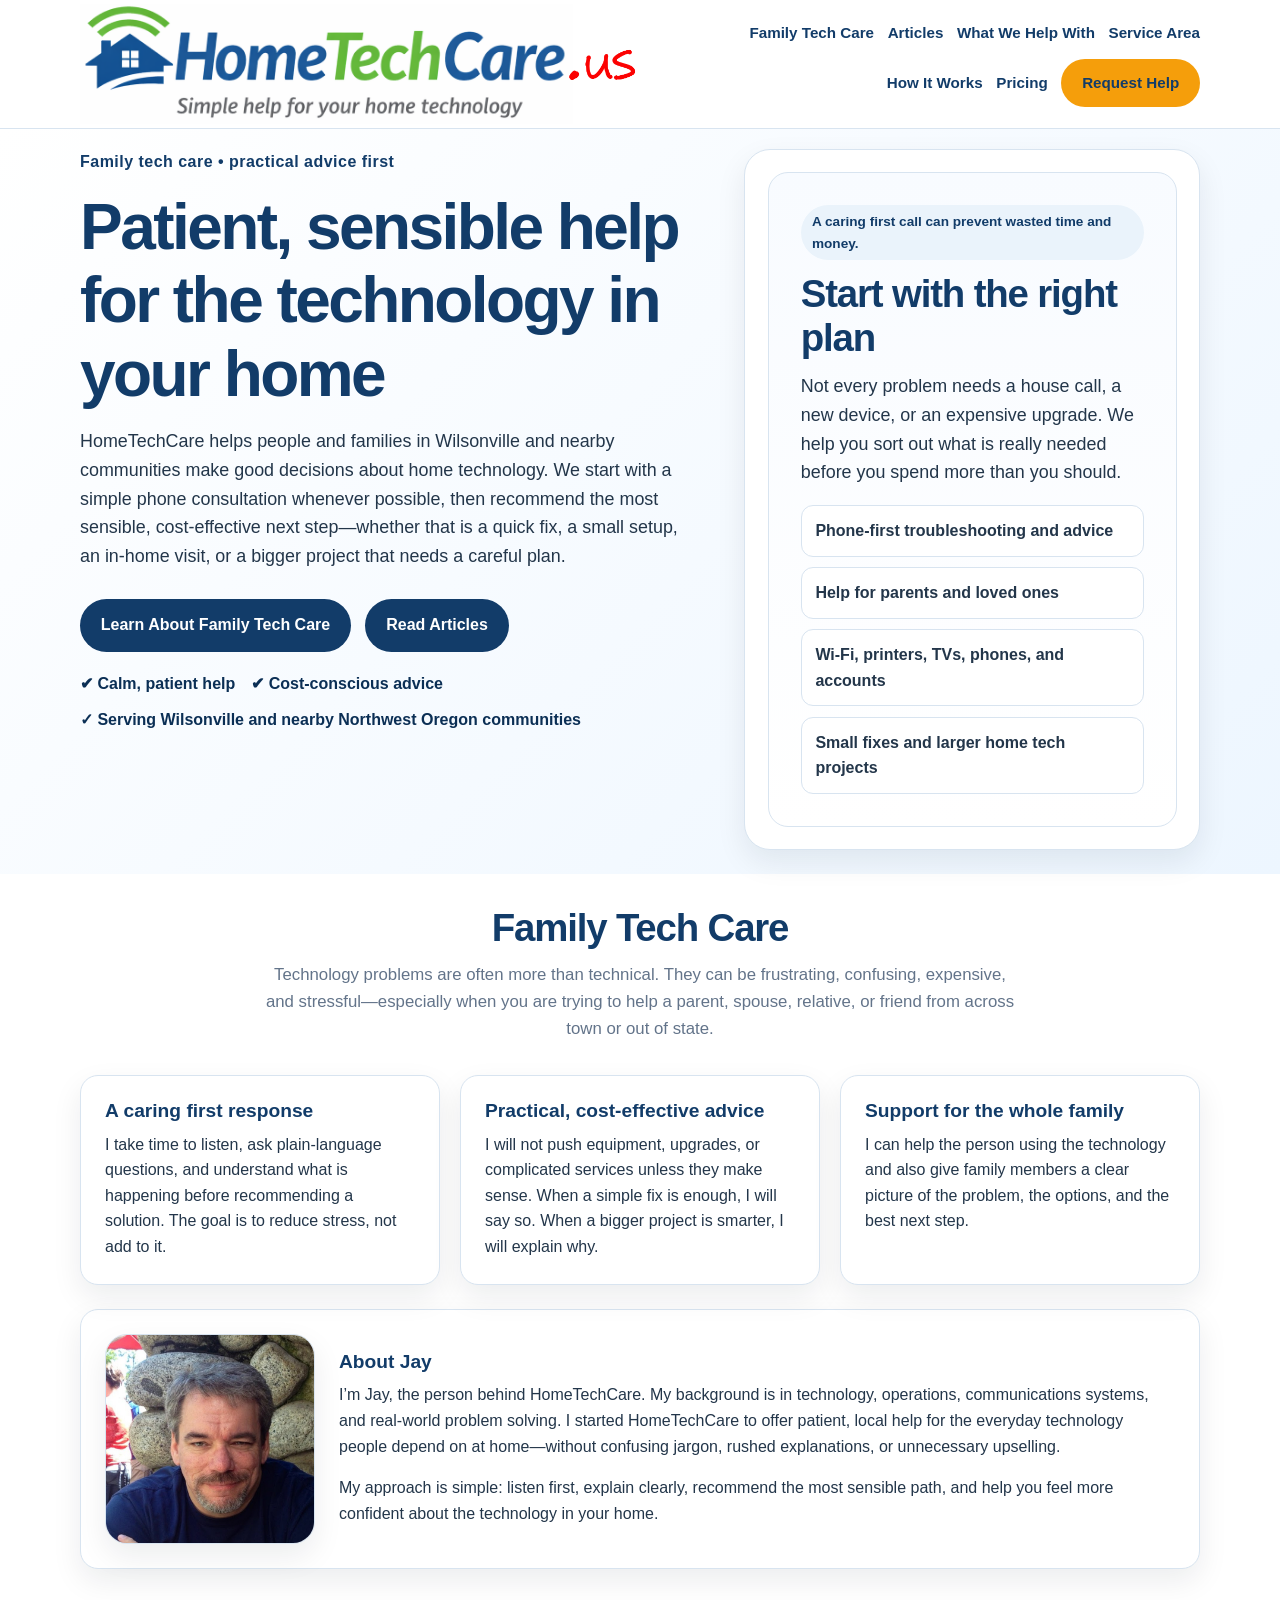
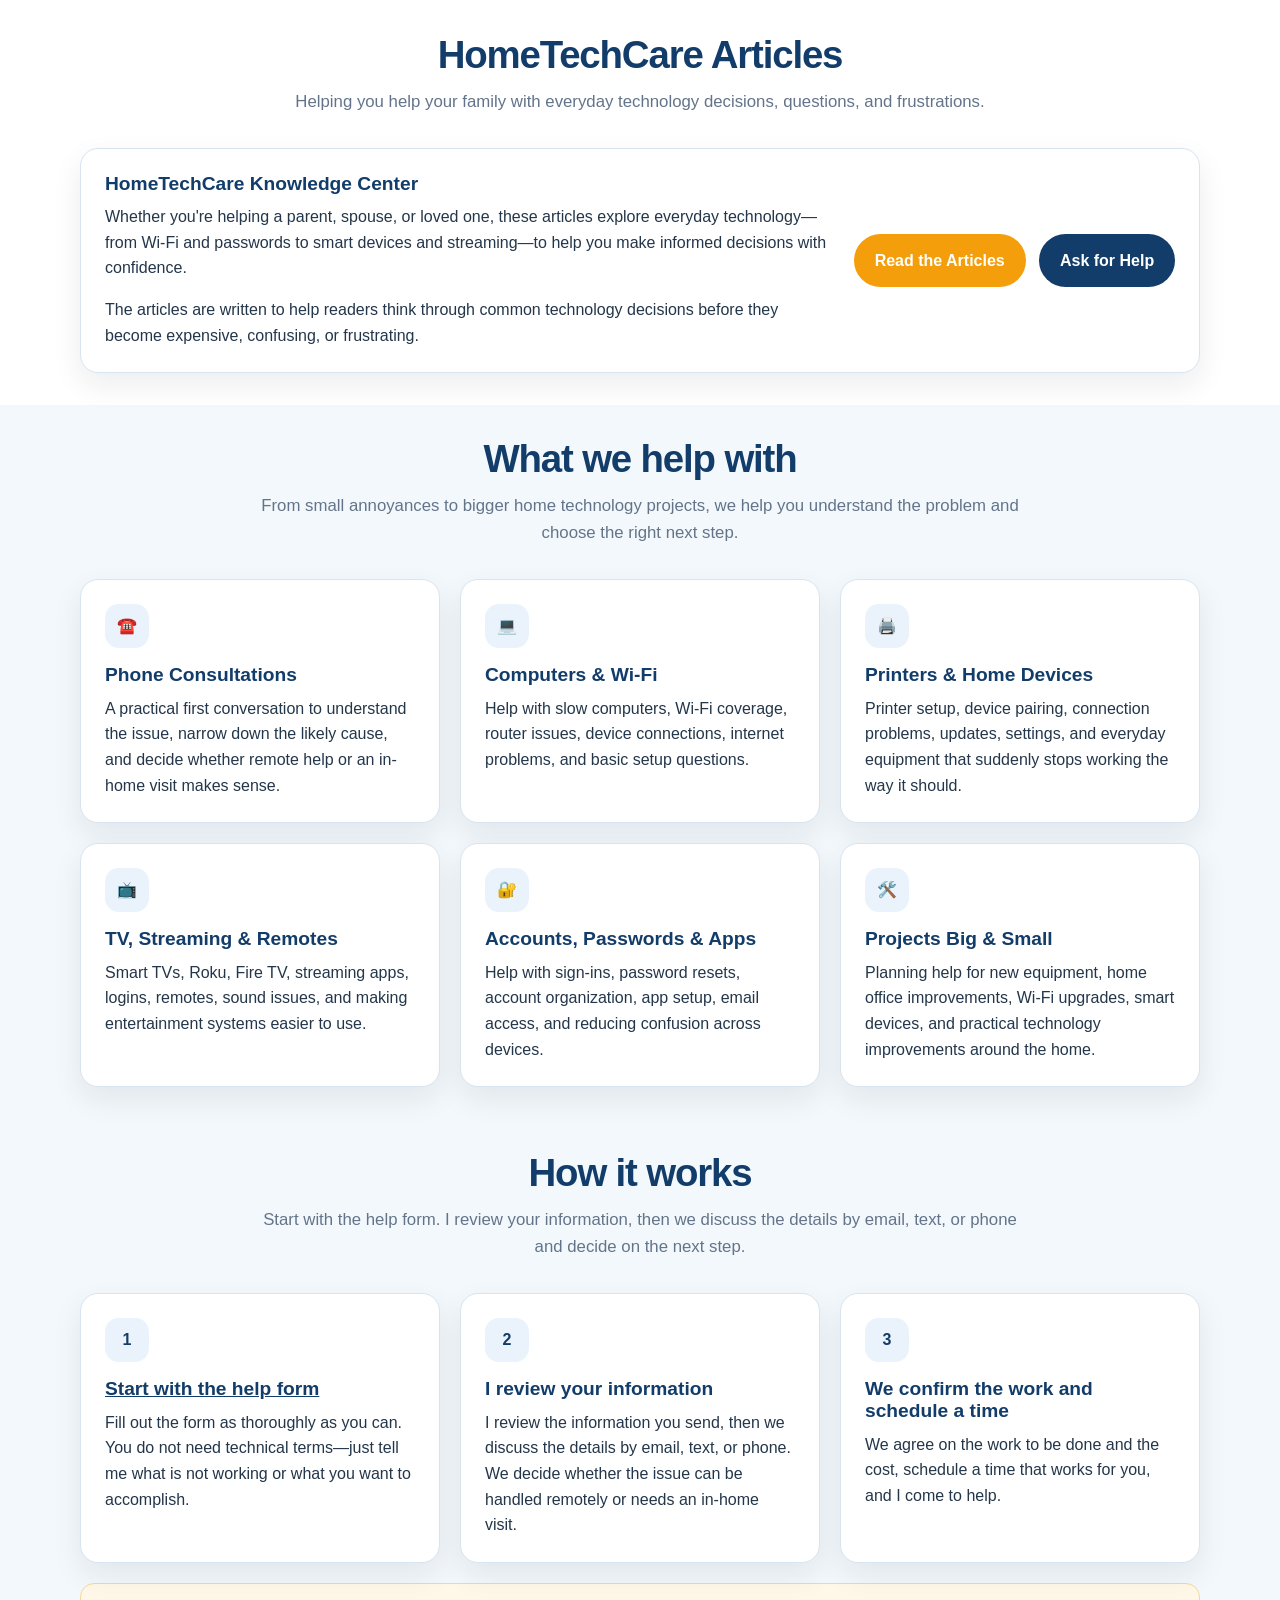
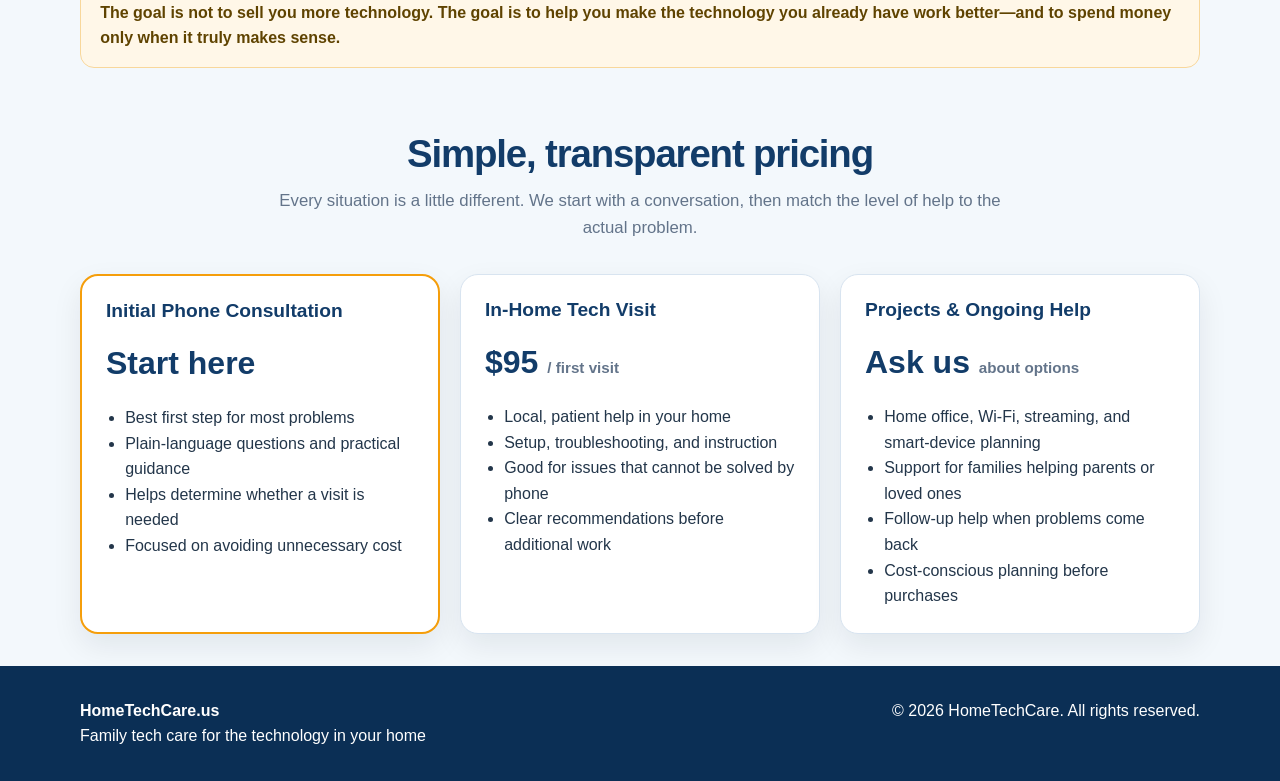
<file: index.html>
<!DOCTYPE html>
<html lang="en">
  <head>
   <meta charset="UTF-8" />
  <meta name="viewport" content="width=device-width, initial-scale=1.0" />
  <title>Home Technology Help in Wilsonville, Oregon | HomeTechCare</title>
  <link rel="stylesheet" href="style.css?v=sharp-logo-20261002" />
  <meta name="description" content="HomeTechCare provides patient, practical in-home technology help in Wilsonville, Oregon for Wi-Fi, computers, printers, TVs, phones, and smart devices." />
  <script type="application/ld+json">
{
  "@context": "https://schema.org",
  "@type": "Organization",
  "name": "HomeTechCare.us",
  "alternateName": "HomeTechCare",
  "url": "https://hometechcare.us/",
  "telephone": "+1-541-224-7960",
  "email": "hello@hometechcare.us",
  "description": "Patient, practical in-home technology help for Wi-Fi, computers, printers, TVs, phones, tablets, streaming, smart-home devices, passwords, and everyday technology.",
  "areaServed": [
    "Wilsonville, Oregon",
    "Tualatin, Oregon",
    "Sherwood, Oregon",
    "West Linn, Oregon",
    "Lake Oswego, Oregon",
    "Tigard, Oregon",
    "Canby, Oregon"
  ],
  "sameAs": [
    "https://www.facebook.com/profile.php?id=61593851572902"
  ]
}
</script>
    <style>
    /* Keep the full intake button label readable within the existing header. */
    .nav .tellme-link {
      max-width: 260px;
      white-space: normal;
      text-align: center;
      line-height: 1.25;
    }
  </style>
</head>

<body>
  <header class="topbar">
    <div class="container topbar-inner">
      <a href="#top" class="brand" aria-label="HomeTechCare home">
        <img src="HomeTechCare-site.svg?v=sharp-logo-20261002" alt="HomeTechCare.us" class="brand-logo" />
      </a>

      <nav class="nav" aria-label="Main navigation">
        <a href="#family-tech-care">Family Tech Care</a>
        <a href="https://jamesbernardwhite26-wrhqn.wordpress.com/">Articles</a>
        <a href="#services">What We Help With</a>
        <a href="service-area.html">Service Area</a>
        <a href="#how-it-works">How It Works</a>
        <a href="#pricing">Pricing</a>
        <a href="/tellme/" class="cta-button tellme-link">Request Help</a>
      </nav>
    </div>
  </header>

  <main id="top">
    <section class="hero">
      <div class="container hero-grid">
        <div>
          <div class="eyebrow">Family tech care • practical advice first</div>
          <h1>Patient, sensible help for the technology in your home</h1>
          <p>
            HomeTechCare helps people and families in Wilsonville and nearby communities make good decisions about home technology.
            We start with a simple phone consultation whenever possible, then recommend the most
            sensible, cost-effective next step—whether that is a quick fix, a small setup, an in-home
            visit, or a bigger project that needs a careful plan.
          </p>

          <div class="hero-buttons">
            <a href="#family-tech-care" class="secondary-button">Learn About Family Tech Care</a>
            <a href="#articles" class="secondary-button">Read Articles</a>
          </div>

          <div class="hero-points">
            <span>✔ Calm, patient help</span>
            <span>✔ Cost-conscious advice</span>
            <span>✓ Serving Wilsonville and nearby Northwest Oregon communities</span>
          </div>
        </div>

        <div class="hero-card">
          <div class="mockup">
            <div class="badge">A caring first call can prevent wasted time and money.</div>
            <h2>Start with the right plan</h2>
            <p>
              Not every problem needs a house call, a new device, or an expensive upgrade.
              We help you sort out what is really needed before you spend more than you should.
            </p>

            <div class="mini-list">
              <div class="mini-item">Phone-first troubleshooting and advice</div>
              <div class="mini-item">Help for parents and loved ones</div>
              <div class="mini-item">Wi-Fi, printers, TVs, phones, and accounts</div>
              <div class="mini-item">Small fixes and larger home tech projects</div>
            </div>
          </div>
        </div>
      </div>
    </section>

    <section class="family-section">
      <div class="container">
        <div id="family-tech-care" class="section-heading anchor-target">
          <h2>Family Tech Care</h2>
          <p>
            Technology problems are often more than technical. They can be frustrating, confusing,
            expensive, and stressful—especially when you are trying to help a parent, spouse,
            relative, or friend from across town or out of state.
          </p>
        </div>

        <div class="grid-3">
          <article class="card">
            <h3>A caring first response</h3>
            <p>
              I take time to listen, ask plain-language questions, and understand what is happening
              before recommending a solution. The goal is to reduce stress, not add to it.
            </p>
          </article>

          <article class="card">
            <h3>Practical, cost-effective advice</h3>
            <p>
              I will not push equipment, upgrades, or complicated services unless they make sense.
              When a simple fix is enough, I will say so. When a bigger project is smarter, I will explain why.
            </p>
          </article>

          <article class="card">
            <h3>Support for the whole family</h3>
            <p>
              I can help the person using the technology and also give family members a clear picture
              of the problem, the options, and the best next step.
            </p>
          </article>
        </div>

        <div class="about-card card">
          <div class="about-jay-grid">
            <img src="jay-home-tech-care-square.jpg" alt="Jay from HomeTechCare" class="about-photo" />
            <div>
              <h3>About Jay</h3>
              <p>
                I’m Jay, the person behind HomeTechCare. My background is in technology, operations,
                communications systems, and real-world problem solving. I started HomeTechCare to offer
                patient, local help for the everyday technology people depend on at home—without confusing
                jargon, rushed explanations, or unnecessary upselling.
              </p>
              <p>
                My approach is simple: listen first, explain clearly, recommend the most sensible path,
                and help you feel more confident about the technology in your home.
              </p>
            </div>
          </div>
        </div>
      </div>
    </section>



    <section class="articles-section" id="articles">
      <div class="container">
        <div class="section-heading anchor-target">
          <h2>HomeTechCare Articles</h2>
          <p>
            Helping you help your family with everyday technology decisions, questions, and frustrations.
          </p>
        </div>

        <div class="articles-card card">
          <div>
            <h3>HomeTechCare Knowledge Center</h3>
            <p>
              Whether you're helping a parent, spouse, or loved one, these articles explore everyday technology—from Wi-Fi and passwords to smart devices and streaming—to help you make informed decisions with confidence.
            </p>
            <p>
              The articles are written to help readers think through common technology decisions before they become expensive, confusing, or frustrating.
            </p>
          </div>
          <div class="articles-actions">
            <a href="https://jamesbernardwhite26-wrhqn.wordpress.com/" class="cta-button" target="_blank" rel="noopener">Read the Articles</a>
            <a href="/tellme/" class="secondary-button">Ask for Help</a>
          </div>
        </div>
      </div>
    </section>

    <section>
      <div class="container">
        <div id="services" class="section-heading anchor-target">
          <h2>What we help with</h2>
          <p>
            From small annoyances to bigger home technology projects, we help you understand the problem
            and choose the right next step.
          </p>
        </div>

        <div class="services-grid">
          <article class="card">
            <div class="service-icon">☎️</div>
            <h3>Phone Consultations</h3>
            <p>
              A practical first conversation to understand the issue, narrow down the likely cause,
              and decide whether remote help or an in-home visit makes sense.
            </p>
          </article>

          <article class="card">
            <div class="service-icon">💻</div>
            <h3>Computers &amp; Wi-Fi</h3>
            <p>
              Help with slow computers, Wi-Fi coverage, router issues, device connections,
              internet problems, and basic setup questions.
            </p>
          </article>

          <article class="card">
            <div class="service-icon">🖨️</div>
            <h3>Printers &amp; Home Devices</h3>
            <p>
              Printer setup, device pairing, connection problems, updates, settings, and everyday equipment
              that suddenly stops working the way it should.
            </p>
          </article>

          <article class="card">
            <div class="service-icon">📺</div>
            <h3>TV, Streaming &amp; Remotes</h3>
            <p>
              Smart TVs, Roku, Fire TV, streaming apps, logins, remotes, sound issues,
              and making entertainment systems easier to use.
            </p>
          </article>

          <article class="card">
            <div class="service-icon">🔐</div>
            <h3>Accounts, Passwords &amp; Apps</h3>
            <p>
              Help with sign-ins, password resets, account organization, app setup, email access,
              and reducing confusion across devices.
            </p>
          </article>

          <article class="card">
            <div class="service-icon">🛠️</div>
            <h3>Projects Big &amp; Small</h3>
            <p>
              Planning help for new equipment, home office improvements, Wi-Fi upgrades,
              smart devices, and practical technology improvements around the home.
            </p>
          </article>
        </div>
      </div>
    </section>

    <section>
      <div class="container">
        <div id="how-it-works" class="section-heading anchor-target">
          <h2>How it works</h2>
          <p>
            Start with the help form. I review your information, then we discuss the details
            by email, text, or phone and decide on the next step.
          </p>
        </div>

        <div class="steps-grid">
          <article class="card">
            <div class="step-number">1</div>
            <h3><a href="/tellme/">Start with the help form</a></h3>
            <p>
              Fill out the form as thoroughly as you can. You do not need technical terms—just
              tell me what is not working or what you want to accomplish.
            </p>
          </article>

          <article class="card">
            <div class="step-number">2</div>
            <h3>I review your information</h3>
            <p>
              I review the information you send, then we discuss the details by email, text, or phone.
              We decide whether the issue can be handled remotely or needs an in-home visit.
            </p>
          </article>

          <article class="card">
            <div class="step-number">3</div>
            <h3>We confirm the work and schedule a time</h3>
            <p>
              We agree on the work to be done and the cost, schedule a time that works for you,
              and I come to help.
            </p>
          </article>
        </div>

        <div class="muted-box">
          The goal is not to sell you more technology. The goal is to help you make the technology you already have work better—and to spend money only when it truly makes sense.
        </div>
      </div>
    </section>

    <section>
      <div class="container">
        <div id="pricing" class="section-heading anchor-target">
          <h2>Simple, transparent pricing</h2>
          <p>
            Every situation is a little different. We start with a conversation, then match the level of help
            to the actual problem.
          </p>
        </div>

        <div class="plans-grid">
          <article class="card plan featured">
            <h3>Initial Phone Consultation</h3>
            <p class="price">Start here</p>
            <ul>
              <li>Best first step for most problems</li>
              <li>Plain-language questions and practical guidance</li>
              <li>Helps determine whether a visit is needed</li>
              <li>Focused on avoiding unnecessary cost</li>
            </ul>
          </article>

          <article class="card plan">
            <h3>In-Home Tech Visit</h3>
            <p class="price">$95 <span>/ first visit</span></p>
            <ul>
              <li>Local, patient help in your home</li>
              <li>Setup, troubleshooting, and instruction</li>
              <li>Good for issues that cannot be solved by phone</li>
              <li>Clear recommendations before additional work</li>
            </ul>
          </article>

          <article class="card plan">
            <h3>Projects &amp; Ongoing Help</h3>
            <p class="price">Ask us <span>about options</span></p>
            <ul>
              <li>Home office, Wi-Fi, streaming, and smart-device planning</li>
              <li>Support for families helping parents or loved ones</li>
              <li>Follow-up help when problems come back</li>
              <li>Cost-conscious planning before purchases</li>
            </ul>
          </article>
        </div>
      </div>
    </section>

  </main>

  <footer class="footer">
    <div class="container footer-top">
      <div>
        <strong>HomeTechCare.us</strong><br />
        Family tech care for the technology in your home
      </div>
      <div>
        © <span id="year"></span> HomeTechCare. All rights reserved.
      </div>
    </div>
  </footer>

  <script>
    document.addEventListener("DOMContentLoaded", function () {
      const params = new URLSearchParams(window.location.search);
      const currentSource = params.get("src");

      if (currentSource) {
        localStorage.setItem("hometechcare_source", currentSource);
      }

      const savedSource = localStorage.getItem("hometechcare_source") || "direct";

      const sourceField = document.getElementById("source");
      const landingField = document.getElementById("landing_page");

      if (sourceField) {
        sourceField.value = savedSource;
      }

      if (landingField) {
        landingField.value = window.location.href;
      }

      const year = document.getElementById("year");
      if (year) {
        year.textContent = new Date().getFullYear();
      }
    });
  </script>

  <script src="script.js"></script>
</body>
</html>
</file>
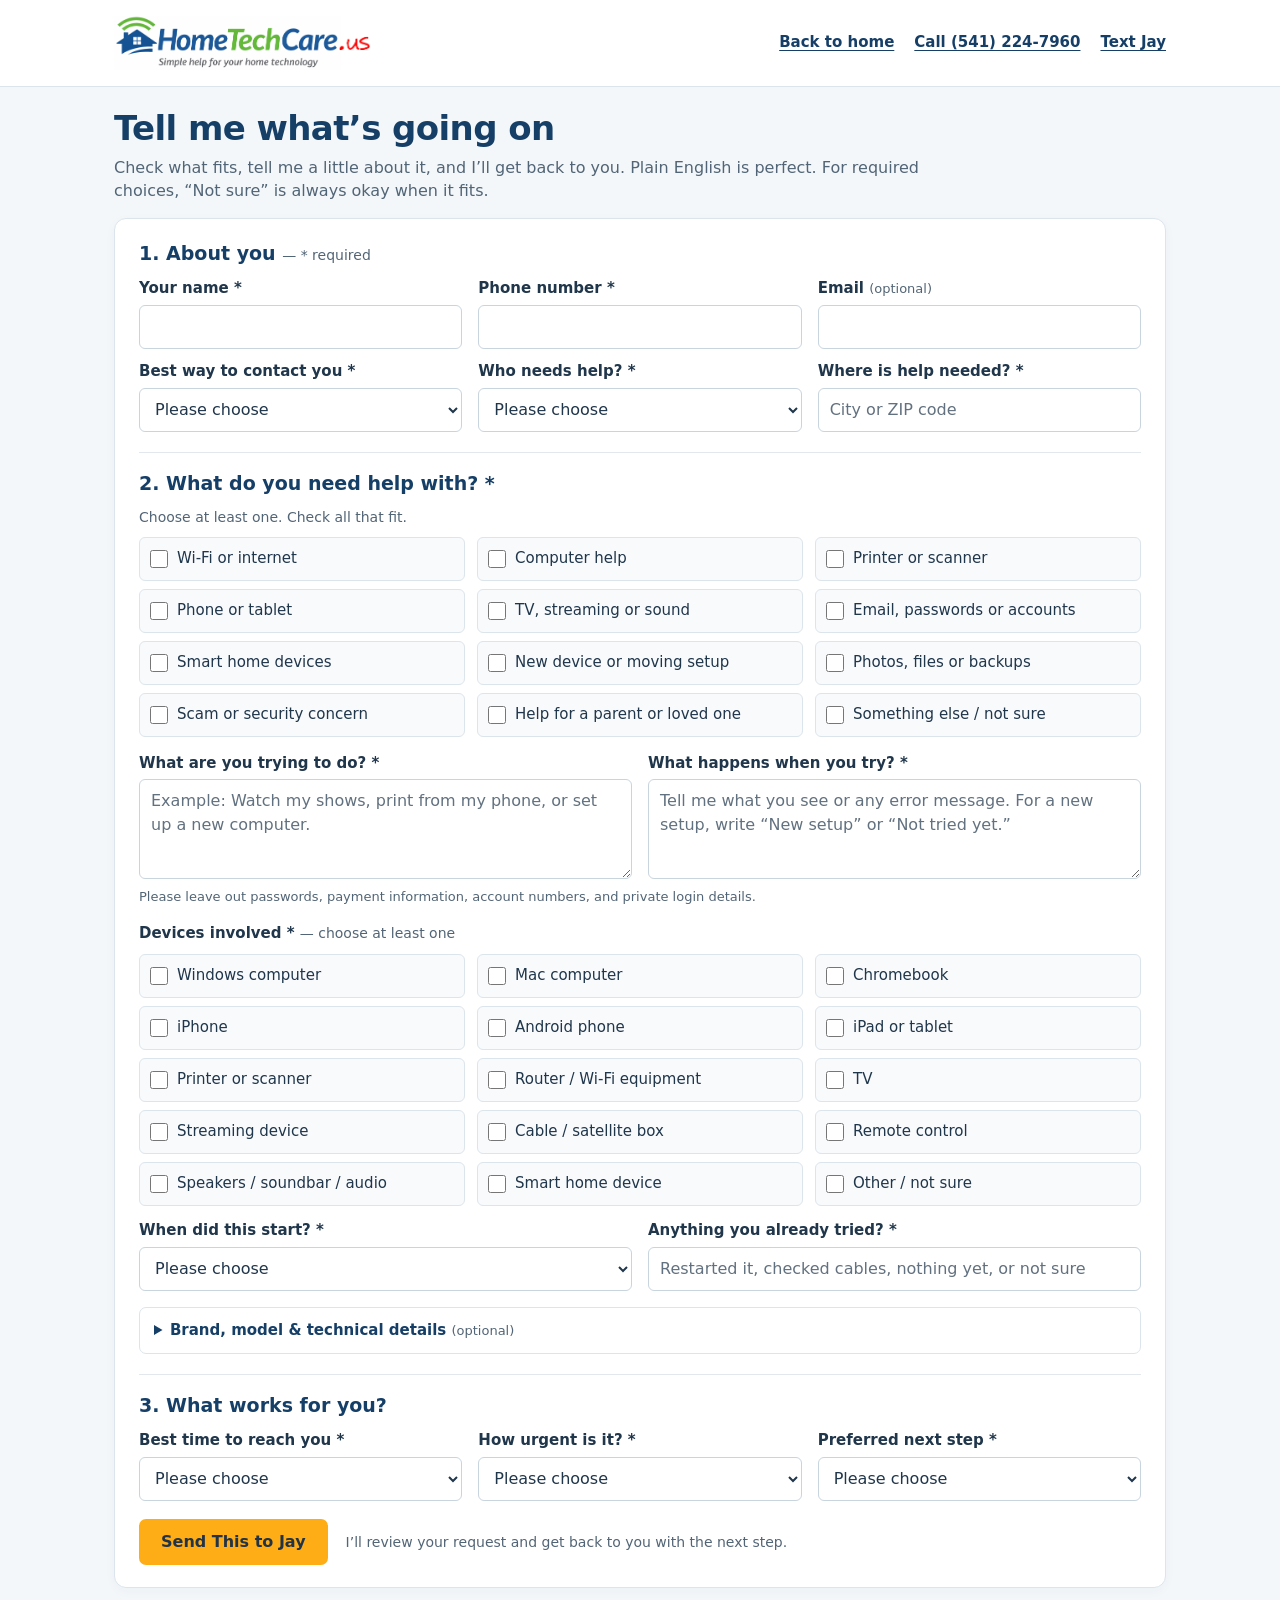
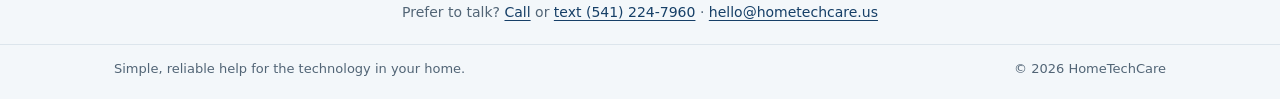
<file: tellme/index.html>
<!DOCTYPE html>
<html lang="en">
<head>
  <meta charset="utf-8">
  <meta name="viewport" content="width=device-width, initial-scale=1">
  <title>Tell Me What’s Going On | HomeTechCare</title>
  <meta name="description" content="Tell Jay what you need help with. Simple choices and plain-English questions for technology help at home.">
  <link rel="canonical" href="https://hometechcare.us/tellme/">
  <!-- Replace tellme/index.html only. Styles and scripts are included in this file. -->
  <style>
    :root { color-scheme: light; --blue: #163f67; --ink: #20364b; --muted: #526576; --line: #c8d5df; --green: #446f2b; --orange: #ffad16; }
    * { box-sizing: border-box; }
    body { margin: 0; background: #f3f7fa; color: var(--ink); font: 16px/1.45 system-ui, -apple-system, "Segoe UI", sans-serif; }
    a { color: var(--blue); text-underline-offset: 3px; }
    .wrap { max-width: 1100px; margin: auto; padding-inline: 24px; }
    .topbar { background: #fff; border-bottom: 1px solid #dce5ec; }
    .topbar-inner { min-height: 86px; display: flex; align-items: center; justify-content: space-between; gap: 20px; padding-block: 12px; }
    .brand { display: block; line-height: 1; text-decoration: none; }
    .brand img { display: block; width: 258px; max-width: 100%; height: auto; object-fit: contain; }
    .brand-text { font-size: 25px; font-weight: 800; color: var(--blue); }
    .brand-text span { color: var(--green); }
    .top-links { display: flex; flex-wrap: wrap; align-items: center; justify-content: flex-end; gap: 12px 20px; font-size: 15px; font-weight: 600; }
    .phone-link { white-space: nowrap; }
    main { padding-block: 22px; }
    .intro { margin-bottom: 16px; }
    h1 { color: var(--blue); font-size: clamp(26px, 3.5vw, 34px); line-height: 1.15; letter-spacing: -.6px; margin: 0 0 8px; }
    .intro p { margin: 0; color: var(--muted); max-width: 820px; }
    form { background: #fff; border: 1px solid #dce5ec; border-radius: 12px; padding: 22px 24px; box-shadow: 0 3px 12px #163f6708; }
    .section + .section { border-top: 1px solid #e2e8ee; margin-top: 20px; padding-top: 18px; }
    h2 { margin: 0 0 12px; color: var(--blue); font-size: 19px; line-height: 1.3; }
    .hint { color: var(--muted); font-size: 14px; font-weight: 400; }
    .grid { display: grid; grid-template-columns: repeat(3, minmax(0, 1fr)); gap: 12px 16px; }
    .two { grid-template-columns: repeat(2, minmax(0, 1fr)); }
    .full { grid-column: 1 / -1; }
    label, legend { font-size: 15px; font-weight: 600; }
    .field > label { display: block; margin-bottom: 5px; }
    .optional { font-weight: 400; font-size: 13px; color: var(--muted); }
    input:not([type="checkbox"]):not([type="hidden"]), select, textarea { width: 100%; min-width: 0; min-height: 44px; border: 1px solid var(--line); border-radius: 6px; background: #fff; color: var(--ink); padding: 9px 11px; font: inherit; }
    select { padding-right: 30px; }
    textarea { display: block; min-height: 100px; resize: vertical; }
    ::placeholder { color: #62717f; opacity: 1; }
    :focus-visible { outline: 3px solid #2680ba; outline-offset: 3px; }
    fieldset { border: 0; margin: 0; padding: 0; min-width: 0; }
    legend { padding: 0; margin-bottom: 9px; }
    .checks { display: grid; grid-template-columns: repeat(3, minmax(0, 1fr)); gap: 8px 12px; }
    .choice { display: flex; align-items: center; gap: 9px; min-height: 44px; padding: 9px 10px; border: 1px solid #dce5ec; border-radius: 6px; background: #f8fafc; cursor: pointer; font-size: 15px; font-weight: 400; line-height: 1.3; }
    .choice:has(input:checked) { border-color: #6f96b6; background: #eaf3fb; }
    .choice input { flex: 0 0 auto; width: 18px; height: 18px; margin: 0; accent-color: var(--blue); }
    .category-details { margin-top: 12px; }
    .descriptions { margin-top: 16px; }
    .privacy { margin: 9px 0 0; font-size: 13px; color: var(--muted); }
    details { margin-top: 16px; border: 1px solid #dce5ec; border-radius: 7px; }
    summary { cursor: pointer; padding: 12px 14px; color: var(--blue); font-size: 15px; font-weight: 650; }
    details[open] summary { border-bottom: 1px solid #e2e8ee; }
    .detail-body { padding: 14px; }
    .detail-body > .grid { margin-top: 14px; }
    .wifi-fields { margin-top: 14px; padding-top: 14px; border-top: 1px solid #e2e8ee; }
    .wifi-fields h3 { font-size: 16px; margin: 0 0 10px; }
    .other-time { margin-top: 7px; }
    .actions { display: flex; align-items: center; flex-wrap: wrap; gap: 12px 18px; margin-top: 18px; }
    button { min-height: 46px; border: 0; border-radius: 7px; background: var(--orange); color: #203347; padding: 11px 22px; font: inherit; font-weight: 750; cursor: pointer; }
    button:hover { background: #ffc04c; }
    .actions p { margin: 0; font-size: 14px; color: var(--muted); }
    .urgent-note { margin: 10px 0 0; font-size: 14px; }
    .contact-note { margin: 14px 0 0; font-size: 14px; color: var(--muted); text-align: center; }
    footer { border-top: 1px solid #dce5ec; padding: 15px 0 20px; font-size: 13px; color: var(--muted); }
    .footer-inner { display: flex; justify-content: space-between; flex-wrap: wrap; gap: 6px 16px; }
    [hidden] { display: none !important; }
    .skip { position: absolute; left: 12px; top: -80px; background: #fff; padding: 10px; z-index: 2; }
    .skip:focus { top: 8px; }
    @media (max-width: 760px) {
      .wrap { padding-inline: 18px; }
      .grid { grid-template-columns: repeat(2, minmax(0, 1fr)); }
      .checks { grid-template-columns: repeat(2, minmax(0, 1fr)); }
      form { padding: 18px; }
      .top-links { gap: 8px 14px; font-size: 14px; }
      .brand img { width: 220px; }
    }
    @media (max-width: 520px) {
      .wrap { padding-inline: 14px; }
      .topbar-inner { align-items: flex-start; flex-direction: column; gap: 10px; min-height: 0; }
      .top-links { width: 100%; justify-content: space-between; }
      main { padding-block: 18px; }
      form { padding: 17px 14px; }
      .grid { grid-template-columns: minmax(0, 1fr); gap: 12px; }
      .checks { gap: 7px; }
      .choice { font-size: 14px; padding: 9px 8px; gap: 7px; }
      .actions { align-items: flex-start; }
      button { width: 100%; }
      .section + .section { margin-top: 18px; padding-top: 16px; }
      .detail-body { padding: 12px; }
    }
    @media (max-width: 360px) { .checks { grid-template-columns: minmax(0, 1fr); } }
    @media (prefers-reduced-motion: no-preference) { button, .choice { transition: background-color .12s; } }
  </style>
</head>
<body>
  <a class="skip" href="#help-form">Skip to form</a>
  <header class="topbar">
    <div class="wrap topbar-inner">
      <a class="brand" href="/" aria-label="HomeTechCare home">
        <img id="brand-logo" src="/HomeTechCare-site.svg?v=sharp-logo-20261002" alt="HomeTechCare.us">
        <span id="brand-fallback" class="brand-text" hidden>Home<span>Tech</span>Care</span>
      </a>
      <nav class="top-links" aria-label="Page links">
        <a href="/">Back to home</a>
        <a class="phone-link" href="tel:+15412247960">Call (541) 224-7960</a>
        <a href="sms:+15412247960">Text Jay</a>
      </nav>
    </div>
  </header>
  <main class="wrap">
    <div class="intro">
      <h1>Tell me what’s going on</h1>
      <p>Check what fits, tell me a little about it, and I’ll get back to you. Plain English is perfect. For required choices, “Not sure” is always okay when it fits.</p>
    </div>
    <form id="help-form" action="https://formsubmit.co/hello@hometechcare.us" method="POST">
      <!-- Working FormSubmit settings carried forward from the existing /tellme page. -->
      <input type="hidden" name="_subject" value="🚨 NEW TELL ME REQUEST - HomeTechCare">
      <input type="hidden" name="_next" value="https://hometechcare.us/thank-you.html">
      <input type="hidden" name="_bcc" value="e8yh4n9vus@pomail.net">
      <input type="hidden" name="_template" value="table">
      <input type="hidden" name="request_type" value="tellme">
      <input type="hidden" name="source" id="source" value="tellme-direct">
      <input type="hidden" name="landing_page" id="landing_page" value="https://hometechcare.us/tellme/">
      <input type="hidden" name="referrer" id="referrer" value="direct">
      <input type="hidden" name="_autoresponse" value="Thank you for contacting HomeTechCare. I received your message and will review what you sent. I’ll get back to you with the most sensible next step. Please do not send passwords, payment information, account numbers, or private login details by email.">
      <input type="text" name="_honey" hidden tabindex="-1" autocomplete="off" aria-label="Leave this field empty">

      <section class="section" aria-labelledby="contact-heading">
        <h2 id="contact-heading">1. About you <span class="hint">— * required</span></h2>
        <div class="grid">
          <div class="field"><label for="name">Your name *</label><input id="name" name="name" required autocomplete="name" maxlength="120"></div>
          <div class="field"><label for="phone">Phone number *</label><input id="phone" name="phone" type="tel" required autocomplete="tel" maxlength="40"></div>
          <div class="field"><label for="email">Email <span id="email-note" class="optional">(optional)</span></label><input id="email" name="email" type="email" autocomplete="email" maxlength="254" aria-describedby="email-note"></div>
          <div class="field"><label for="preferred-contact">Best way to contact you *</label><select required id="preferred-contact" name="preferred_contact"><option value="">Please choose</option><option>Call</option><option>Text</option><option>Email</option><option>Any of these is fine</option></select></div>
          <div class="field"><label for="help-for">Who needs help? *</label><select required id="help-for" name="help_for"><option value="">Please choose</option><option>Me</option><option>A parent or loved one</option><option>My household or family</option><option>Someone else</option></select></div>
          <div class="field"><label for="city">Where is help needed? *</label><input required id="city" name="help_location" placeholder="City or ZIP code" maxlength="120"></div>
        </div>
      </section>

      <section class="section" aria-labelledby="help-heading">
        <h2 id="help-heading">2. What do you need help with? *</h2>
        <fieldset>
          <legend class="hint">Choose at least one. Check all that fit.</legend>
          <div class="checks" id="help-categories">
            <label class="choice"><input type="checkbox" name="help_needed[]" value="Wi-Fi or internet" data-topic="wifi"><span>Wi-Fi or internet</span></label>
            <label class="choice"><input type="checkbox" name="help_needed[]" value="Computer help" data-topic="computer"><span>Computer help</span></label>
            <label class="choice"><input type="checkbox" name="help_needed[]" value="Printer or scanner" data-topic="printer"><span>Printer or scanner</span></label>
            <label class="choice"><input type="checkbox" name="help_needed[]" value="Phone or tablet" data-topic="phone"><span>Phone or tablet</span></label>
            <label class="choice"><input type="checkbox" name="help_needed[]" value="TV, streaming or sound" data-topic="tv"><span>TV, streaming or sound</span></label>
            <label class="choice"><input type="checkbox" name="help_needed[]" value="Email, passwords or accounts" data-topic="accounts"><span>Email, passwords or accounts</span></label>
            <label class="choice"><input type="checkbox" name="help_needed[]" value="Smart home devices" data-topic="smart"><span>Smart home devices</span></label>
            <label class="choice"><input type="checkbox" name="help_needed[]" value="New device or moving setup" data-topic="setup"><span>New device or moving setup</span></label>
            <label class="choice"><input type="checkbox" name="help_needed[]" value="Photos, files or backups" data-topic="files"><span>Photos, files or backups</span></label>
            <label class="choice"><input type="checkbox" name="help_needed[]" value="Scam or security concern" data-topic="security"><span>Scam or security concern</span></label>
            <label class="choice"><input type="checkbox" name="help_needed[]" value="Help for a parent or loved one" data-topic="family"><span>Help for a parent or loved one</span></label>
            <label class="choice"><input type="checkbox" name="help_needed[]" value="Something else or not sure" data-topic="other"><span>Something else / not sure</span></label>
          </div>
        </fieldset>
        <!-- Topic-specific questions appear only after selecting a matching category. -->
        <div class="category-details grid two" id="category-details" hidden></div>
        <div class="grid two descriptions">
          <div class="field"><label for="trying-to-do">What are you trying to do? *</label><textarea id="trying-to-do" name="what_are_you_trying_to_do" rows="3" required maxlength="5000" placeholder="Example: Watch my shows, print from my phone, or set up a new computer."></textarea></div>
          <div class="field"><label for="what-happens">What happens when you try? *</label><textarea required id="what-happens" name="what_happens_when_you_try" rows="3" maxlength="5000" placeholder="Tell me what you see or any error message. For a new setup, write “New setup” or “Not tried yet.”"></textarea></div>
        </div>
        <p class="privacy">Please leave out passwords, payment information, account numbers, and private login details.</p>

        <div style="margin-top:16px">
            <fieldset>
              <legend>Devices involved * <span class="hint">— choose at least one</span></legend>
              <div class="checks" id="devices">
                <label class="choice"><input type="checkbox" name="equipment_involved[]" value="Windows computer"><span>Windows computer</span></label>
                <label class="choice"><input type="checkbox" name="equipment_involved[]" value="Mac computer"><span>Mac computer</span></label>
                <label class="choice"><input type="checkbox" name="equipment_involved[]" value="Chromebook"><span>Chromebook</span></label>
                <label class="choice"><input type="checkbox" name="equipment_involved[]" value="iPhone"><span>iPhone</span></label>
                <label class="choice"><input type="checkbox" name="equipment_involved[]" value="Android phone"><span>Android phone</span></label>
                <label class="choice"><input type="checkbox" name="equipment_involved[]" value="iPad or tablet"><span>iPad or tablet</span></label>
                <label class="choice"><input type="checkbox" name="equipment_involved[]" value="Printer or scanner"><span>Printer or scanner</span></label>
                <label class="choice"><input type="checkbox" name="equipment_involved[]" value="Router or Wi-Fi equipment"><span>Router / Wi-Fi equipment</span></label>
                <label class="choice"><input type="checkbox" name="equipment_involved[]" value="TV"><span>TV</span></label>
                <label class="choice"><input type="checkbox" name="equipment_involved[]" value="Streaming device"><span>Streaming device</span></label>
                <label class="choice"><input type="checkbox" name="equipment_involved[]" value="Cable or satellite box"><span>Cable / satellite box</span></label>
                <label class="choice"><input type="checkbox" name="equipment_involved[]" value="Remote control"><span>Remote control</span></label>
                <label class="choice"><input type="checkbox" name="equipment_involved[]" value="Speakers, soundbar or audio system"><span>Speakers / soundbar / audio</span></label>
                <label class="choice"><input type="checkbox" name="equipment_involved[]" value="Smart home device"><span>Smart home device</span></label>
                <label class="choice"><input type="checkbox" name="equipment_involved[]" value="Other or not sure"><span>Other / not sure</span></label>
              </div>
            </fieldset>
        </div>
        <div class="grid two" style="margin-top:14px">
              <div class="field"><label for="started">When did this start? *</label><select required id="started" name="when_it_started"><option value="">Please choose</option><option>Today</option><option>Within the last few days</option><option>Within the last few weeks</option><option>It has been a while</option><option>After a move or new equipment</option><option>After an update or other change</option><option>This is a new setup</option><option>Not sure</option></select></div>
              <div class="field"><label for="already-tried">Anything you already tried? *</label><input required id="already-tried" name="already_tried" placeholder="Restarted it, checked cables, nothing yet, or not sure" maxlength="1000"></div>
        </div>

            <div class="wifi-fields" id="wifi-details" hidden>
              <h3>Internet / Wi-Fi</h3>
              <div class="grid two">
                <div class="field"><label for="internet-provider">Internet provider *</label><select id="internet-provider" name="internet_provider"><option value="">Please choose</option><option>Ziply Fiber</option><option>Xfinity</option><option>Spectrum</option><option>CenturyLink / Lumen</option><option>T-Mobile Home Internet</option><option>Verizon Home Internet</option><option>Starlink</option><option>Other</option><option>Not sure</option><option>Not relevant</option></select></div>
                <div class="field"><label for="internet-scope">What is affected? *</label><select id="internet-scope" name="internet_wifi_scope"><option value="">Please choose</option><option>One device</option><option>Several devices</option><option>Everything in the house</option><option>Only certain rooms</option><option>Not sure</option><option>Not relevant</option></select></div>
                <div class="field"><label for="router-location">Where is the router / modem?</label><select id="router-location" name="router_modem_location"><option value="">Please choose</option><option>Living room</option><option>Office</option><option>Bedroom</option><option>Garage</option><option>Closet or cabinet</option><option>Other room</option><option>Not sure</option><option>Not relevant</option></select></div>
                <div class="field"><label for="wifi-password">Can you have the Wi-Fi name / password ready?</label><select id="wifi-password" name="wifi_name_password_available" aria-describedby="wifi-note"><option value="">Please choose</option><option>Yes, I can have it available</option><option>No</option><option>Not sure</option><option>Not relevant</option></select></div>
              </div>
              <p id="wifi-note" class="privacy">Just tell me whether you have it. Don’t enter the password here.</p>
            </div>
        <details id="extra-details">
          <summary>Brand, model &amp; technical details <span class="optional">(optional)</span></summary>
          <div class="detail-body">
            <div class="grid two">
              <div class="field"><label for="equipment-details">Brand or model, if known</label><input id="equipment-details" name="equipment_brand_model" placeholder="Example: Samsung TV, HP printer, iPhone 13" maxlength="500"></div>
              <div class="field"><label for="operating-system">System, if known</label><select id="operating-system" name="operating_system"><option value="">Please choose</option><option>Windows</option><option>macOS (Mac)</option><option>iPhone / iPad</option><option>Android</option><option>ChromeOS (Chromebook)</option><option>More than one</option><option>Other</option><option>Not sure</option></select></div>
            </div>

          </div>
        </details>
      </section>

      <section class="section" aria-labelledby="next-heading">
        <h2 id="next-heading">3. What works for you?</h2>
        <div class="grid">
          <div class="field"><label for="best-time">Best time to reach you *</label><select required id="best-time" name="best_time_to_contact"><option value="">Please choose</option><option>Weekday mornings</option><option>Weekday afternoons</option><option>Weekday evenings</option><option>Weekends</option><option>Any time is fine</option><option value="Another time">Another time — I’ll explain</option></select><div class="other-time" id="other-time-wrap" hidden><label class="optional" for="other-time">What time works?</label><input id="other-time" name="contact_time_details" placeholder="Example: Tuesday after 4 PM" maxlength="200" disabled></div></div>
          <div class="field"><label for="urgency">How urgent is it? *</label><select required id="urgency" name="urgency"><option value="">Please choose</option><option>No rush</option><option>Within the next few days</option><option>As soon as possible</option><option value="Urgent">Urgent — I can’t use something important</option></select></div>
          <div class="field"><label for="next-step">Preferred next step *</label><select required id="next-step" name="preferred_next_step"><option value="">Please choose</option><option>Phone consultation first</option><option>Text or email first</option><option>Discuss an in-home visit</option><option>Please recommend the next step</option></select></div>
        </div>
        <p class="urgent-note" id="urgent-note" hidden>For urgent help, please <a href="tel:+15412247960">call</a> or <a href="sms:+15412247960">text (541) 224-7960</a> as well. This form isn’t monitored continuously.</p>
        <div class="actions"><button type="submit">Send This to Jay</button><p>I’ll review your request and get back to you with the next step.</p></div>
      </section>
      <noscript><p class="privacy">You can fill in and send this form without JavaScript. Add any extra details to the description boxes.</p></noscript>
    </form>
    <p class="contact-note">Prefer to talk? <a href="tel:+15412247960">Call</a> or <a href="sms:+15412247960">text (541) 224-7960</a> · <a href="mailto:hello@hometechcare.us">hello@hometechcare.us</a></p>
  </main>
  <footer><div class="wrap footer-inner"><span>Simple, reliable help for the technology in your home.</span><span>© <span id="year">2026</span> HomeTechCare</span></div></footer>
  <script>
    (() => {
      'use strict';
      const byId = id => document.getElementById(id);
      const logo = byId('brand-logo');
      const showBrandText = () => { logo.hidden = true; byId('brand-fallback').hidden = false; };
      logo.addEventListener('error', showBrandText);
      if (logo.complete && !logo.naturalWidth) showBrandText();
      byId('year').textContent = new Date().getFullYear();

      // Explicit link source wins, even when browser storage is unavailable.
      const params = new URLSearchParams(location.search);
      const currentSource = params.get('src') || params.get('source');
      let savedSource = '';
      try {
        savedSource = localStorage.getItem('hometechcare_source') || '';
        if (currentSource) localStorage.setItem('hometechcare_source', currentSource);
      } catch (_) { /* Tracking must never prevent a help request. */ }
      byId('source').value = currentSource || savedSource || 'tellme-direct';
      byId('landing_page').value = location.href;
      byId('referrer').value = document.referrer || 'direct';

      const topics = {
        wifi: ['Wi-Fi / internet: what fits best?', 'No internet connection', 'Slow internet', 'Weak Wi-Fi in some rooms', 'Connection keeps dropping', 'Connect a device to Wi-Fi', 'Set up or replace a router', 'Plan a Wi-Fi improvement'],
        computer: ['Computer: what fits best?', 'Slow or freezing', 'Won’t turn on or start', 'Updates or software trouble', 'Connect an accessory', 'Set up a new computer', 'Home office setup', 'Learn how to use it'],
        printer: ['Printer / scanner: what fits best?', 'Won’t print', 'Shows offline or won’t connect', 'Print from a phone or tablet', 'Set up a new printer', 'Scanning help', 'Print quality or paper problem'],
        phone: ['Phone / tablet: what fits best?', 'Set up a new phone or tablet', 'Move contacts, photos or files', 'Calls or messages', 'Apps or settings', 'Bluetooth or device pairing', 'Make it easier to see, hear or use', 'Learn how to use it'],
        tv: ['TV / streaming: what fits best?', 'No picture or sound', 'Set up streaming or an app', 'Remote control trouble', 'Cast or mirror a phone to the TV', 'Cable or satellite TV', 'Connect speakers, a soundbar or karaoke', 'Make TV easier to use'],
        accounts: ['Email / accounts: what fits best?', 'Can’t sign in', 'Password reset or account recovery', 'Email isn’t working', 'Set up email on a device', 'Organize accounts or passwords', 'Extra sign-in code or verification', 'Help with an app or subscription'],
        smart: ['Smart home: what fits best?', 'Camera or video doorbell', 'Smart speaker or voice assistant', 'Lights, plugs or switches', 'Thermostat', 'Connect or pair a device', 'Device stopped working', 'Plan a simple smart home setup'],
        setup: ['Setup / moving: what fits best?', 'Set up after a move', 'Set up a new device', 'Reconnect existing equipment', 'Transfer information to a new device', 'Plan internet or Wi-Fi before a move', 'Set up a home office', 'Help choosing equipment'],
        files: ['Photos / files: what fits best?', 'Move or organize photos', 'Back up important files', 'Cloud storage or syncing', 'Storage is full', 'Find missing files', 'Share photos with family'],
        security: ['Security concern: what fits best?', 'Suspicious email or text', 'Unexpected pop-up or warning', 'Concern about an account', 'Someone asked for remote access', 'Check basic security settings', 'Learn how to avoid scams'],
        family: ['Family help: what fits best?', 'Make TV or phone simpler', 'Help from a distance', 'Set up technology for a loved one', 'Patient one-on-one instruction', 'Help with JubileeTV', 'Help with a simplified phone', 'Plan ongoing help'],
        other: ['Something else: what fits best?', 'I don’t know what’s wrong', 'Several things need attention', 'I want to learn how to use something', 'I’d like advice before buying', 'I need a home technology plan', 'Something else']
      };
      const specificNames = { wifi: 'wifi_help', computer: 'computer_help', printer: 'printer_help', phone: 'phone_tablet_help', tv: 'tv_streaming_help', accounts: 'account_help', smart: 'smart_home_help', setup: 'setup_moving_help', files: 'photos_files_help', security: 'security_help', family: 'family_help', other: 'other_help' };
      const detailArea = byId('category-details');
      // Build once so selected answers survive temporarily unchecking a category.
      for (const [key, [labelText, ...options]] of Object.entries(topics)) {
        const field = document.createElement('div');
        field.className = 'field'; field.id = 'topic-' + key; field.hidden = true;
        const label = document.createElement('label');
        label.htmlFor = 'specific-' + key; label.textContent = labelText + ' *';
        const select = document.createElement('select');
        select.id = label.htmlFor; select.name = specificNames[key]; select.disabled = true;
        select.add(new Option('Please choose — not sure is okay', ''));
        for (const option of options) select.add(new Option(option, option));
        select.add(new Option('Other / not sure', 'Other / not sure'));
        field.append(label, select); detailArea.append(field);
      }
      function validateChoiceGroup(id, message) {
        const checks = Array.from(byId(id).querySelectorAll('input[type="checkbox"]'));
        checks[0].setCustomValidity(checks.some(check => check.checked) ? '' : message);
      }
      function syncDevices() {
        validateChoiceGroup('devices', 'Choose at least one device, or select “Other / not sure.”');
      }
      byId('devices').addEventListener('change', syncDevices);
      function syncTopics() {
        let count = 0;
        for (const check of document.querySelectorAll('[data-topic]')) {
          const field = byId('topic-' + check.dataset.topic);
          field.hidden = !check.checked;
          field.querySelector('select').disabled = !check.checked;
          field.querySelector('select').required = check.checked;
          if (check.checked) count++;
        }
        detailArea.hidden = count === 0;
        validateChoiceGroup('help-categories', 'Choose at least one kind of help, or select “Something else / not sure.”');
        const needsWifi = document.querySelector('[data-topic="wifi"]').checked;
        byId('wifi-details').hidden = !needsWifi;
        for (const id of ['internet-provider', 'internet-scope', 'router-location', 'wifi-password']) {
          byId(id).disabled = !needsWifi;
          byId(id).required = needsWifi && ['internet-provider', 'internet-scope'].includes(id);
        }
      }
      byId('help-categories').addEventListener('change', syncTopics);
      function syncContact() {
        const emailRequired = byId('preferred-contact').value === 'Email';
        byId('email').required = emailRequired;
        byId('email-note').textContent = emailRequired ? '(required for email replies) *' : '(optional)';
      }
      byId('preferred-contact').addEventListener('change', syncContact);
      function syncTime() {
        const otherTime = byId('best-time').value === 'Another time';
        byId('other-time-wrap').hidden = !otherTime;
        byId('other-time').disabled = !otherTime;
        byId('other-time').required = otherTime;
      }
      byId('best-time').addEventListener('change', syncTime);
      function syncUrgency() { byId('urgent-note').hidden = byId('urgency').value !== 'Urgent'; }
      byId('urgency').addEventListener('change', syncUrgency);
      function syncAll() { syncTopics(); syncDevices(); syncContact(); syncTime(); syncUrgency(); }
      syncAll();
      window.addEventListener('pageshow', syncAll);
      byId('help-form').addEventListener('submit', event => {
        syncAll();
        if (!byId('help-form').reportValidity()) event.preventDefault();
      });
    })();
  </script>
</body>
</html>
</file>
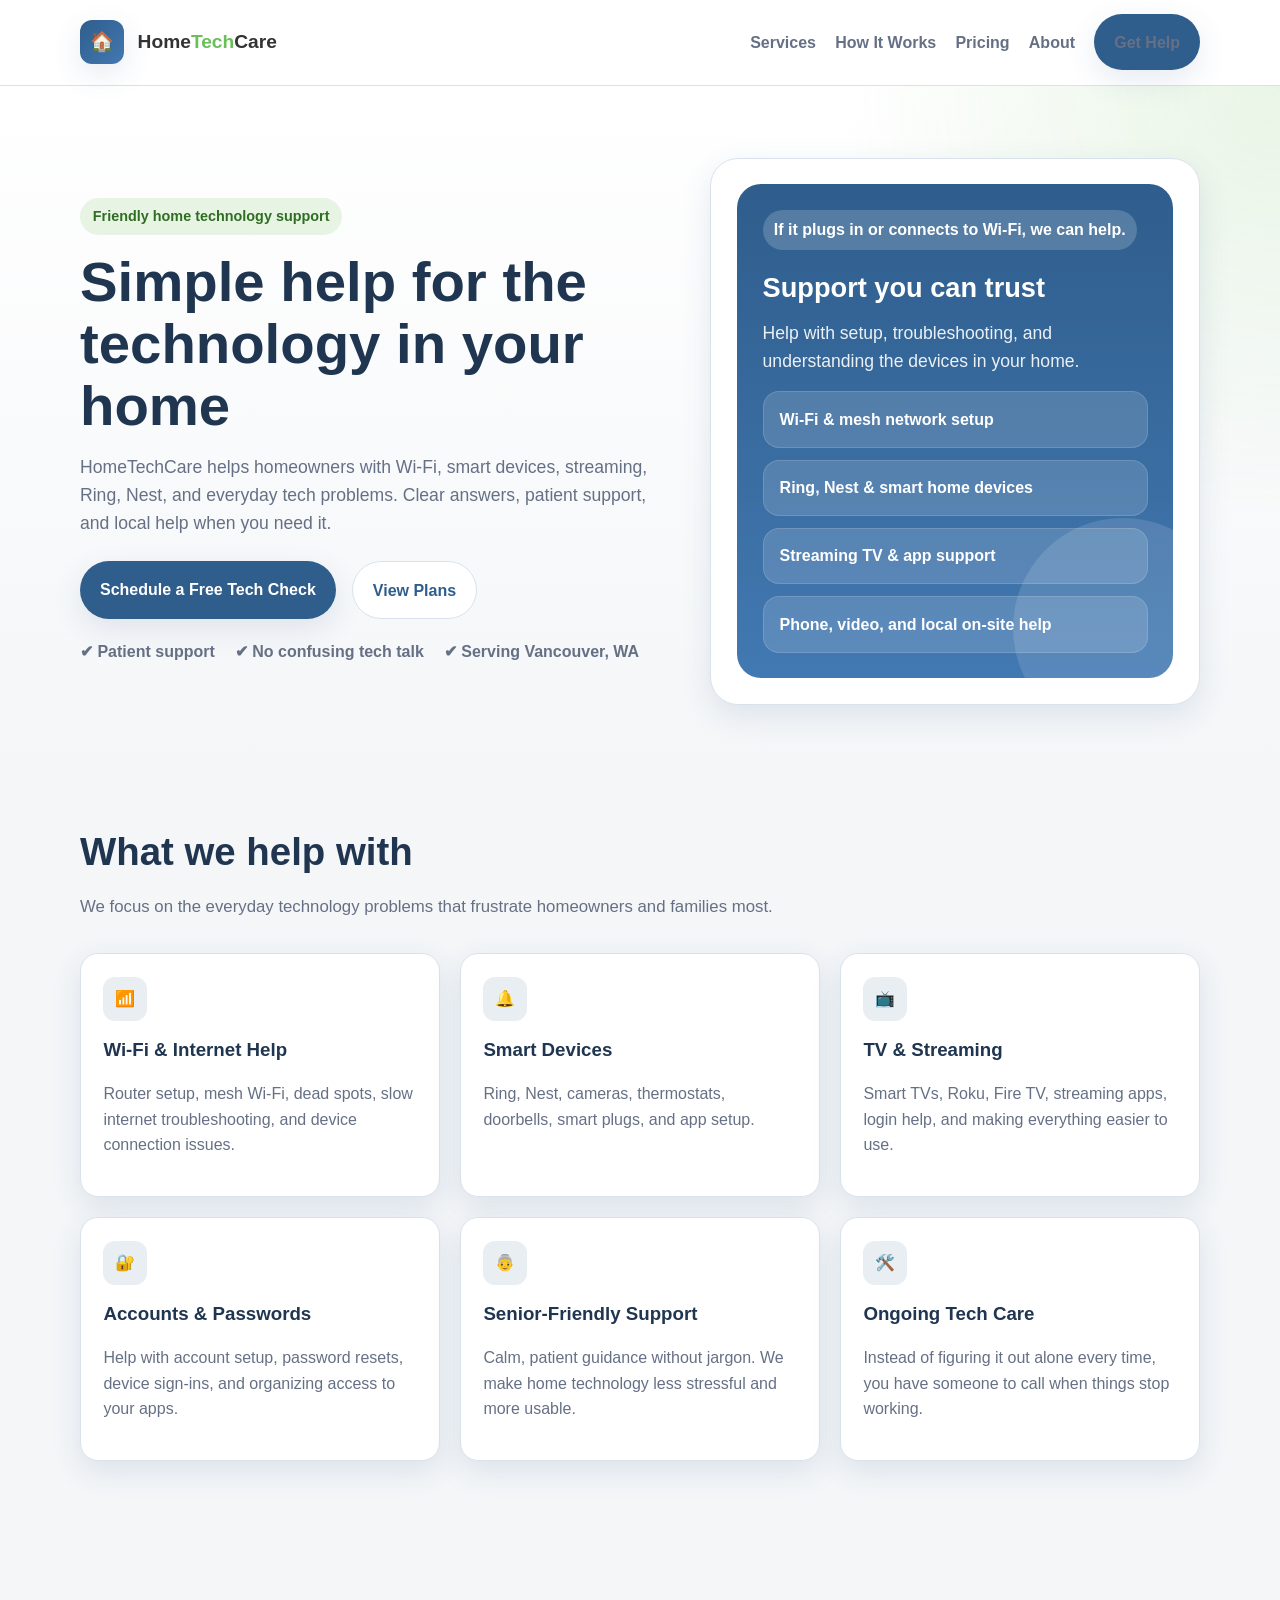
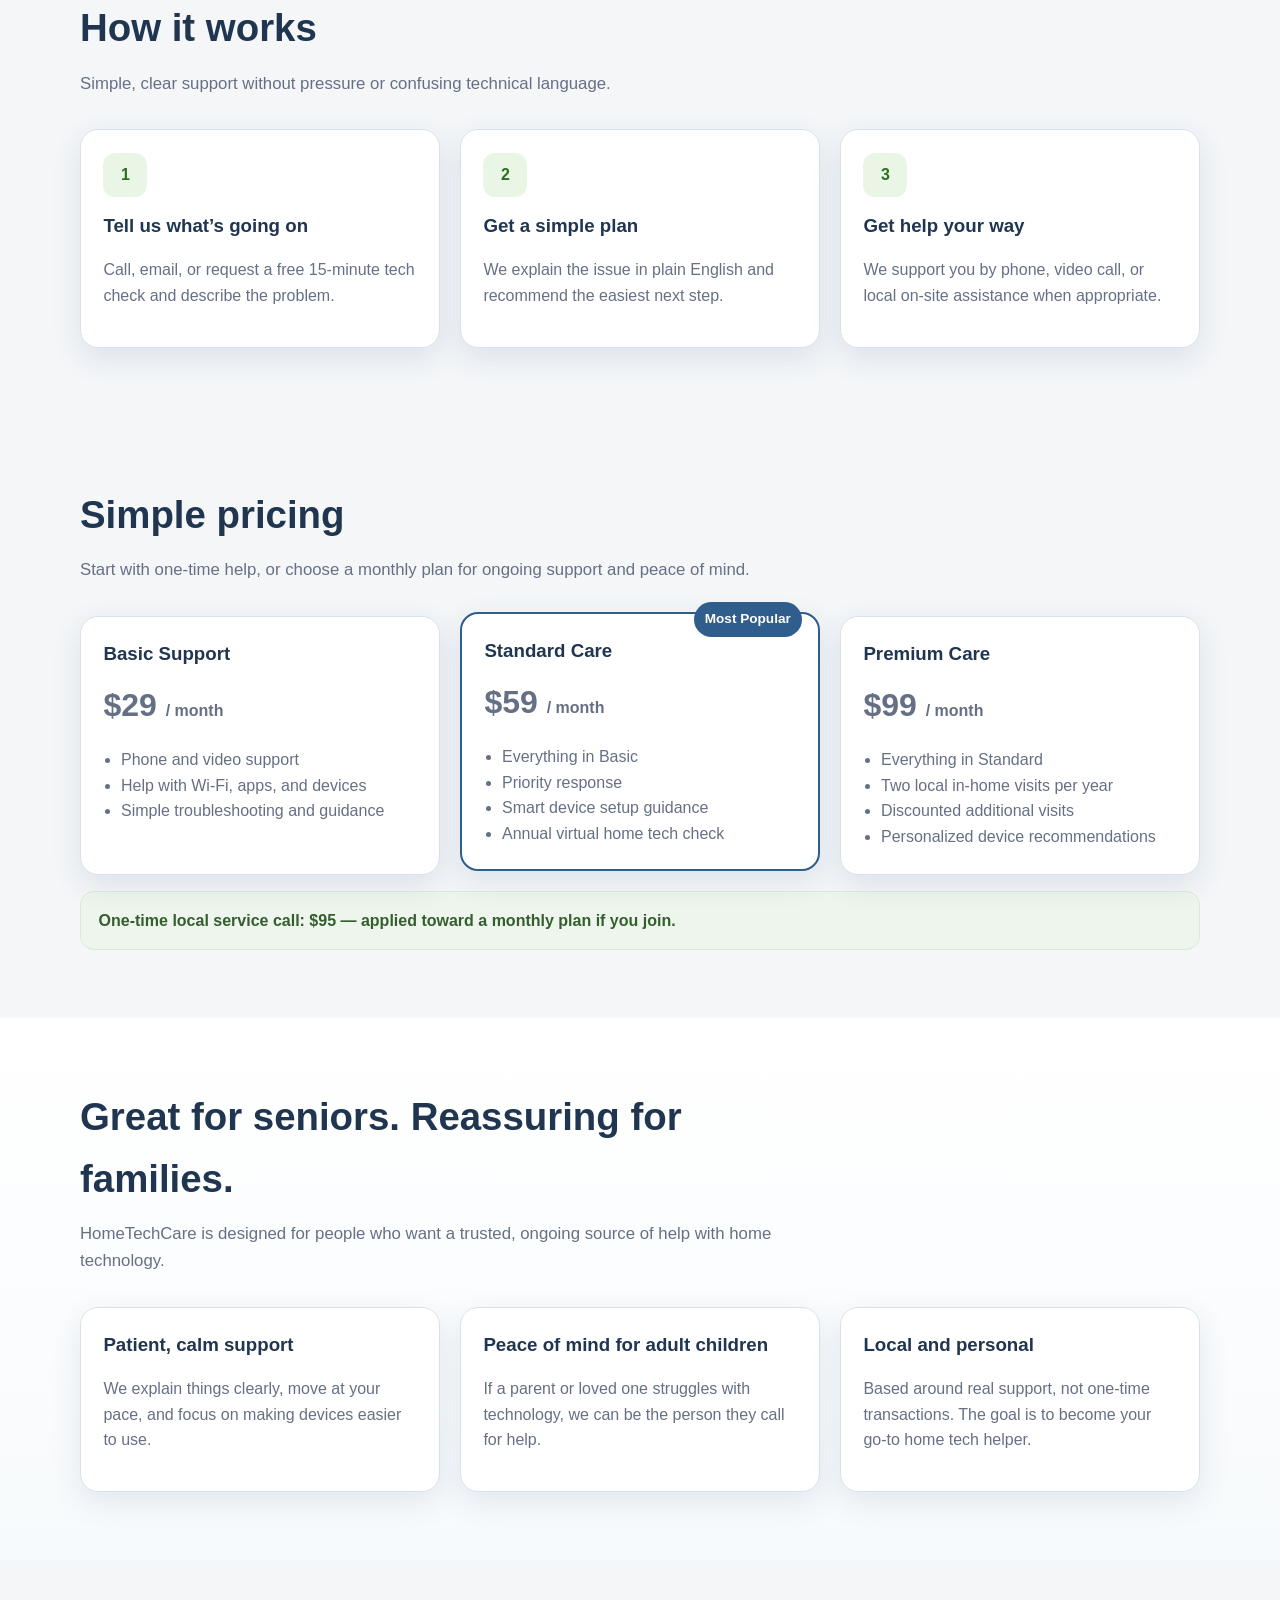
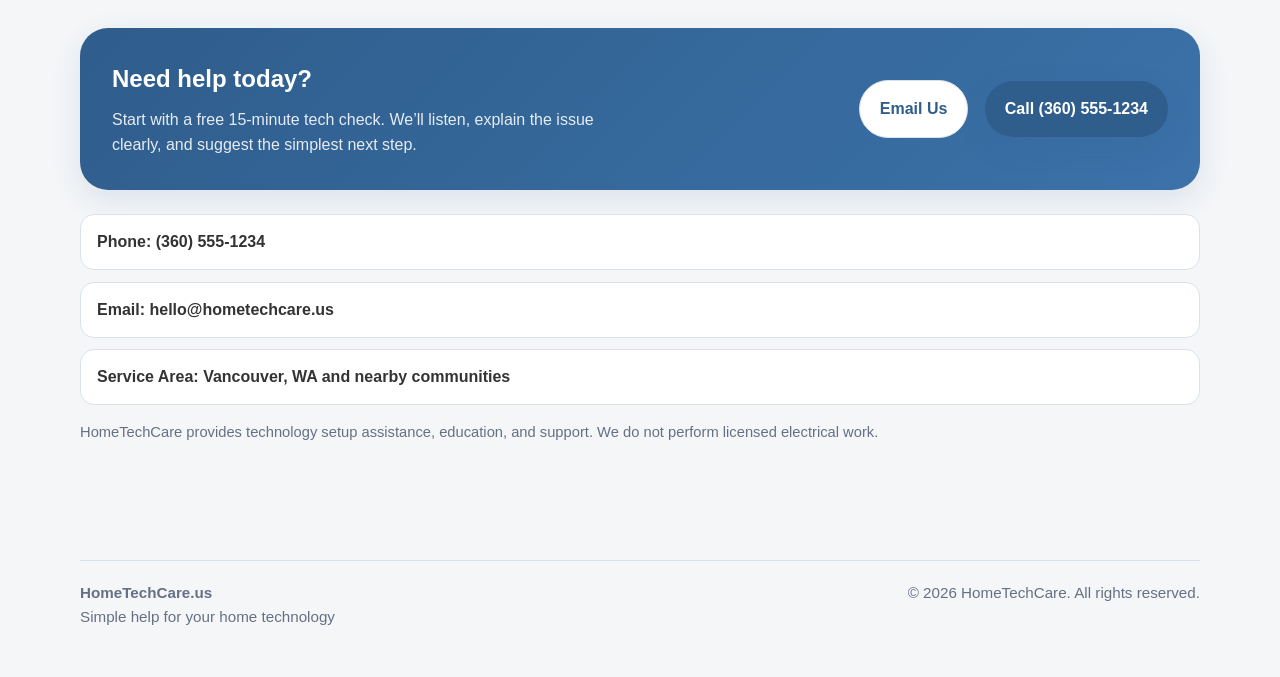
<file: .github/workflows/index.html>
<!DOCTYPE html>
<html lang="en">
<head>
  <meta charset="UTF-8" />
  <meta name="viewport" content="width=device-width, initial-scale=1.0" />
  <title>HomeTechCare.us | Simple help for your home technology</title>
  <meta
    name="description"
    content="HomeTechCare provides friendly help with Wi-Fi, smart devices, streaming, Ring, Nest, and home technology support in the Vancouver, WA area."
  />
  <style>
    :root {
      --blue: #2f5d8c;
      --green: #6bbf59;
      --light: #f4f6f8;
      --text: #333333;
      --muted: #667085;
      --white: #ffffff;
      --border: #d9e2ec;
      --shadow: 0 10px 30px rgba(47, 93, 140, 0.12);
      --radius: 18px;
      --max-width: 1120px;
    }

    * {
      box-sizing: border-box;
    }

    html {
      scroll-behavior: smooth;
    }

    body {
      margin: 0;
      font-family: Arial, Helvetica, sans-serif;
      color: var(--text);
      background: var(--light);
      line-height: 1.6;
    }

    a {
      color: inherit;
      text-decoration: none;
    }

    img {
      max-width: 100%;
      display: block;
    }

    .container {
      width: min(calc(100% - 2rem), var(--max-width));
      margin: 0 auto;
    }

    .topbar {
      background: var(--white);
      border-bottom: 1px solid var(--border);
      position: sticky;
      top: 0;
      z-index: 100;
    }

    .topbar-inner {
      display: flex;
      align-items: center;
      justify-content: space-between;
      padding: 0.9rem 0;
      gap: 1rem;
    }

    .brand {
      display: flex;
      align-items: center;
      gap: 0.85rem;
      font-weight: 700;
      font-size: 1.2rem;
    }

    .brand-mark {
      width: 44px;
      height: 44px;
      border-radius: 12px;
      background: linear-gradient(135deg, var(--blue), #4279b2);
      display: grid;
      place-items: center;
      color: var(--white);
      font-size: 1.2rem;
      box-shadow: var(--shadow);
    }

    .brand-text span {
      color: var(--green);
    }

    .nav {
      display: flex;
      align-items: center;
      gap: 1.2rem;
      flex-wrap: wrap;
    }

    .nav a {
      color: var(--muted);
      font-weight: 600;
    }

    .nav a:hover,
    .nav a:focus {
      color: var(--blue);
    }

    .cta-button,
    .secondary-button {
      display: inline-block;
      padding: 0.95rem 1.25rem;
      border-radius: 999px;
      font-weight: 700;
      transition: 0.2s ease;
    }

    .cta-button {
      background: var(--blue);
      color: var(--white);
      box-shadow: var(--shadow);
    }

    .cta-button:hover,
    .cta-button:focus {
      transform: translateY(-1px);
      background: #264f79;
    }

    .secondary-button {
      background: var(--white);
      color: var(--blue);
      border: 1px solid var(--border);
    }

    .secondary-button:hover,
    .secondary-button:focus {
      transform: translateY(-1px);
      border-color: var(--blue);
    }

    .hero {
      padding: 4.5rem 0 3rem;
      background:
        radial-gradient(circle at top right, rgba(107, 191, 89, 0.15), transparent 30%),
        linear-gradient(180deg, #ffffff 0%, #f4f6f8 100%);
    }

    .hero-grid {
      display: grid;
      grid-template-columns: 1.1fr 0.9fr;
      gap: 2rem;
      align-items: center;
    }

    .eyebrow {
      display: inline-block;
      background: rgba(107, 191, 89, 0.15);
      color: #2f6e22;
      font-size: 0.9rem;
      font-weight: 700;
      padding: 0.45rem 0.8rem;
      border-radius: 999px;
      margin-bottom: 1rem;
    }

    h1 {
      font-size: clamp(2.2rem, 4.4vw, 4rem);
      line-height: 1.1;
      margin: 0 0 1rem;
      color: #1f3550;
    }

    .hero p {
      font-size: 1.1rem;
      color: var(--muted);
      max-width: 62ch;
      margin: 0 0 1.5rem;
    }

    .hero-buttons {
      display: flex;
      gap: 1rem;
      flex-wrap: wrap;
      margin-bottom: 1.25rem;
    }

    .hero-points {
      display: flex;
      flex-wrap: wrap;
      gap: 0.75rem 1.25rem;
      color: var(--muted);
      font-weight: 600;
    }

    .hero-card {
      background: var(--white);
      border: 1px solid var(--border);
      border-radius: 28px;
      padding: 1.6rem;
      box-shadow: var(--shadow);
    }

    .mockup {
      background: linear-gradient(180deg, #2f5d8c 0%, #4279b2 100%);
      color: var(--white);
      border-radius: 24px;
      padding: 1.6rem;
      min-height: 420px;
      position: relative;
      overflow: hidden;
    }

    .mockup::after {
      content: "";
      position: absolute;
      width: 220px;
      height: 220px;
      right: -60px;
      bottom: -60px;
      border-radius: 50%;
      background: rgba(255, 255, 255, 0.12);
    }

    .mockup .badge {
      display: inline-block;
      padding: 0.45rem 0.7rem;
      border-radius: 999px;
      background: rgba(255, 255, 255, 0.18);
      font-weight: 700;
      margin-bottom: 1rem;
    }

    .mockup h2 {
      margin: 0 0 0.6rem;
      font-size: 1.7rem;
    }

    .mockup p {
      margin: 0 0 1rem;
      color: rgba(255, 255, 255, 0.9);
    }

    .mini-list {
      display: grid;
      gap: 0.75rem;
      margin-top: 1rem;
    }

    .mini-item {
      background: rgba(255, 255, 255, 0.14);
      border: 1px solid rgba(255, 255, 255, 0.14);
      border-radius: 16px;
      padding: 0.9rem 1rem;
      font-weight: 700;
    }

    section {
      padding: 4.25rem 0;
    }

    .section-heading {
      max-width: 700px;
      margin-bottom: 2rem;
    }

    .section-heading h2 {
      font-size: clamp(1.8rem, 3vw, 2.8rem);
      margin: 0 0 0.75rem;
      color: #1f3550;
    }

    .section-heading p {
      margin: 0;
      color: var(--muted);
      font-size: 1.05rem;
    }

    .grid-3 {
      display: grid;
      grid-template-columns: repeat(3, 1fr);
      gap: 1.25rem;
    }

    .card {
      background: var(--white);
      border: 1px solid var(--border);
      border-radius: var(--radius);
      padding: 1.4rem;
      box-shadow: var(--shadow);
    }

    .card h3 {
      margin-top: 0;
      margin-bottom: 0.65rem;
      color: #1f3550;
    }

    .card p,
    .card li {
      color: var(--muted);
    }

    .card ul {
      padding-left: 1.1rem;
      margin-bottom: 0;
    }

    .services-grid,
    .plans-grid,
    .steps-grid {
      display: grid;
      grid-template-columns: repeat(3, 1fr);
      gap: 1.25rem;
    }

    .service-icon,
    .step-number {
      width: 44px;
      height: 44px;
      border-radius: 12px;
      display: grid;
      place-items: center;
      font-weight: 800;
      margin-bottom: 0.9rem;
    }

    .service-icon {
      background: rgba(47, 93, 140, 0.1);
      color: var(--blue);
    }

    .step-number {
      background: rgba(107, 191, 89, 0.15);
      color: #2f6e22;
    }

    .plan {
      position: relative;
    }

    .plan.featured {
      border: 2px solid var(--blue);
      transform: translateY(-4px);
    }

    .plan-badge {
      position: absolute;
      top: -12px;
      right: 16px;
      background: var(--blue);
      color: var(--white);
      padding: 0.4rem 0.7rem;
      border-radius: 999px;
      font-size: 0.85rem;
      font-weight: 700;
    }

    .price {
      font-size: 2rem;
      font-weight: 800;
      color: #1f3550;
      margin: 0.5rem 0;
    }

    .price span {
      font-size: 1rem;
      color: var(--muted);
      font-weight: 600;
    }

    .muted-box {
      background: #edf5ec;
      border: 1px solid #dbe9d7;
      color: #355e2f;
      padding: 1rem 1.1rem;
      border-radius: 14px;
      font-weight: 700;
      margin-top: 1rem;
    }

    .family-section {
      background: linear-gradient(180deg, #ffffff 0%, #f7fafc 100%);
    }

    .cta-band {
      background: linear-gradient(135deg, var(--blue), #3b72a9);
      color: var(--white);
      border-radius: 28px;
      padding: 2rem;
      box-shadow: var(--shadow);
      display: flex;
      align-items: center;
      justify-content: space-between;
      gap: 1.5rem;
      flex-wrap: wrap;
    }

    .cta-band h2,
    .cta-band p {
      margin: 0;
    }

    .cta-band p {
      color: rgba(255, 255, 255, 0.88);
      margin-top: 0.5rem;
      max-width: 55ch;
    }

    .footer {
      padding: 2rem 0 3rem;
      color: var(--muted);
      font-size: 0.95rem;
    }

    .footer-top {
      display: flex;
      justify-content: space-between;
      gap: 1rem;
      flex-wrap: wrap;
      padding-top: 1.25rem;
      border-top: 1px solid var(--border);
    }

    .contact-list {
      display: grid;
      gap: 0.7rem;
      margin-top: 1rem;
    }

    .contact-item {
      padding: 0.9rem 1rem;
      border: 1px solid var(--border);
      border-radius: 14px;
      background: var(--white);
      font-weight: 700;
    }

    .small-note {
      font-size: 0.92rem;
      color: var(--muted);
      margin-top: 1rem;
    }

    @media (max-width: 960px) {
      .hero-grid,
      .grid-3,
      .services-grid,
      .plans-grid,
      .steps-grid {
        grid-template-columns: 1fr;
      }

      .nav {
        display: none;
      }

      .hero {
        padding-top: 3rem;
      }
    }

    @media (max-width: 640px) {
      .topbar-inner {
        align-items: flex-start;
      }

      .brand {
        font-size: 1rem;
      }

      .hero-card,
      .card,
      .cta-band {
        padding: 1.2rem;
      }

      h1 {
        font-size: 2.2rem;
      }

      .cta-button,
      .secondary-button {
        width: 100%;
        text-align: center;
      }
    }
  </style>
</head>
<body>
  <header class="topbar">
    <div class="container topbar-inner">
      <a href="#top" class="brand" aria-label="HomeTechCare home">
        <div class="brand-mark">🏠</div>
        <div class="brand-text">Home<span>Tech</span>Care</div>
      </a>
      <nav class="nav" aria-label="Main navigation">
        <a href="#services">Services</a>
        <a href="#how-it-works">How It Works</a>
        <a href="#pricing">Pricing</a>
        <a href="#about">About</a>
        <a href="#contact" class="cta-button">Get Help</a>
      </nav>
    </div>
  </header>

  <main id="top">
    <section class="hero">
      <div class="container hero-grid">
        <div>
          <div class="eyebrow">Friendly home technology support</div>
          <h1>Simple help for the technology in your home</h1>
          <p>
            HomeTechCare helps homeowners with Wi-Fi, smart devices, streaming,
            Ring, Nest, and everyday tech problems. Clear answers, patient support,
            and local help when you need it.
          </p>
          <div class="hero-buttons">
            <a href="#contact" class="cta-button">Schedule a Free Tech Check</a>
            <a href="#pricing" class="secondary-button">View Plans</a>
          </div>
          <div class="hero-points">
            <span>✔ Patient support</span>
            <span>✔ No confusing tech talk</span>
            <span>✔ Serving Vancouver, WA</span>
          </div>
        </div>

        <div class="hero-card">
          <div class="mockup">
            <div class="badge">If it plugs in or connects to Wi-Fi, we can help.</div>
            <h2>Support you can trust</h2>
            <p>
              Help with setup, troubleshooting, and understanding the devices in your home.
            </p>
            <div class="mini-list">
              <div class="mini-item">Wi-Fi & mesh network setup</div>
              <div class="mini-item">Ring, Nest & smart home devices</div>
              <div class="mini-item">Streaming TV & app support</div>
              <div class="mini-item">Phone, video, and local on-site help</div>
            </div>
          </div>
        </div>
      </div>
    </section>

    <section id="services">
      <div class="container">
        <div class="section-heading">
          <h2>What we help with</h2>
          <p>
            We focus on the everyday technology problems that frustrate homeowners and families most.
          </p>
        </div>

        <div class="services-grid">
          <article class="card">
            <div class="service-icon">📶</div>
            <h3>Wi-Fi & Internet Help</h3>
            <p>
              Router setup, mesh Wi-Fi, dead spots, slow internet troubleshooting, and device connection issues.
            </p>
          </article>

          <article class="card">
            <div class="service-icon">🔔</div>
            <h3>Smart Devices</h3>
            <p>
              Ring, Nest, cameras, thermostats, doorbells, smart plugs, and app setup.
            </p>
          </article>

          <article class="card">
            <div class="service-icon">📺</div>
            <h3>TV & Streaming</h3>
            <p>
              Smart TVs, Roku, Fire TV, streaming apps, login help, and making everything easier to use.
            </p>
          </article>

          <article class="card">
            <div class="service-icon">🔐</div>
            <h3>Accounts & Passwords</h3>
            <p>
              Help with account setup, password resets, device sign-ins, and organizing access to your apps.
            </p>
          </article>

          <article class="card">
            <div class="service-icon">👵</div>
            <h3>Senior-Friendly Support</h3>
            <p>
              Calm, patient guidance without jargon. We make home technology less stressful and more usable.
            </p>
          </article>

          <article class="card">
            <div class="service-icon">🛠️</div>
            <h3>Ongoing Tech Care</h3>
            <p>
              Instead of figuring it out alone every time, you have someone to call when things stop working.
            </p>
          </article>
        </div>
      </div>
    </section>

    <section id="how-it-works">
      <div class="container">
        <div class="section-heading">
          <h2>How it works</h2>
          <p>
            Simple, clear support without pressure or confusing technical language.
          </p>
        </div>

        <div class="steps-grid">
          <article class="card">
            <div class="step-number">1</div>
            <h3>Tell us what’s going on</h3>
            <p>
              Call, email, or request a free 15-minute tech check and describe the problem.
            </p>
          </article>

          <article class="card">
            <div class="step-number">2</div>
            <h3>Get a simple plan</h3>
            <p>
              We explain the issue in plain English and recommend the easiest next step.
            </p>
          </article>

          <article class="card">
            <div class="step-number">3</div>
            <h3>Get help your way</h3>
            <p>
              We support you by phone, video call, or local on-site assistance when appropriate.
            </p>
          </article>
        </div>
      </div>
    </section>

    <section id="pricing">
      <div class="container">
        <div class="section-heading">
          <h2>Simple pricing</h2>
          <p>
            Start with one-time help, or choose a monthly plan for ongoing support and peace of mind.
          </p>
        </div>

        <div class="plans-grid">
          <article class="card plan">
            <h3>Basic Support</h3>
            <p class="price">$29 <span>/ month</span></p>
            <ul>
              <li>Phone and video support</li>
              <li>Help with Wi-Fi, apps, and devices</li>
              <li>Simple troubleshooting and guidance</li>
            </ul>
          </article>

          <article class="card plan featured">
            <div class="plan-badge">Most Popular</div>
            <h3>Standard Care</h3>
            <p class="price">$59 <span>/ month</span></p>
            <ul>
              <li>Everything in Basic</li>
              <li>Priority response</li>
              <li>Smart device setup guidance</li>
              <li>Annual virtual home tech check</li>
            </ul>
          </article>

          <article class="card plan">
            <h3>Premium Care</h3>
            <p class="price">$99 <span>/ month</span></p>
            <ul>
              <li>Everything in Standard</li>
              <li>Two local in-home visits per year</li>
              <li>Discounted additional visits</li>
              <li>Personalized device recommendations</li>
            </ul>
          </article>
        </div>

        <div class="muted-box">
          One-time local service call: $95 — applied toward a monthly plan if you join.
        </div>
      </div>
    </section>

    <section class="family-section" id="about">
      <div class="container">
        <div class="section-heading">
          <h2>Great for seniors. Reassuring for families.</h2>
          <p>
            HomeTechCare is designed for people who want a trusted, ongoing source of help with home technology.
          </p>
        </div>

        <div class="grid-3">
          <article class="card">
            <h3>Patient, calm support</h3>
            <p>
              We explain things clearly, move at your pace, and focus on making devices easier to use.
            </p>
          </article>

          <article class="card">
            <h3>Peace of mind for adult children</h3>
            <p>
              If a parent or loved one struggles with technology, we can be the person they call for help.
            </p>
          </article>

          <article class="card">
            <h3>Local and personal</h3>
            <p>
              Based around real support, not one-time transactions. The goal is to become your go-to home tech helper.
            </p>
          </article>
        </div>
      </div>
    </section>

    <section id="contact">
      <div class="container">
        <div class="cta-band">
          <div>
            <h2>Need help today?</h2>
            <p>
              Start with a free 15-minute tech check. We’ll listen, explain the issue clearly, and suggest the simplest next step.
            </p>
          </div>
          <div>
            <a href="mailto:hello@hometechcare.us" class="secondary-button">Email Us</a>
            <a href="tel:+13605551234" class="cta-button" style="margin-left: 0.75rem;">Call (360) 555-1234</a>
          </div>
        </div>

        <div class="contact-list" style="margin-top: 1.5rem;">
          <div class="contact-item">Phone: (360) 555-1234</div>
          <div class="contact-item">Email: hello@hometechcare.us</div>
          <div class="contact-item">Service Area: Vancouver, WA and nearby communities</div>
        </div>

        <p class="small-note">
          HomeTechCare provides technology setup assistance, education, and support. We do not perform licensed electrical work.
        </p>
      </div>
    </section>
  </main>

  <footer class="footer">
    <div class="container footer-top">
      <div>
        <strong>HomeTechCare.us</strong><br />
        Simple help for your home technology
      </div>
      <div>
        © <span id="year"></span> HomeTechCare. All rights reserved.
      </div>
    </div>
  </footer>

  <script>
    document.getElementById('year').textContent = new Date().getFullYear();
  </script>
</body>
</html>
</file>
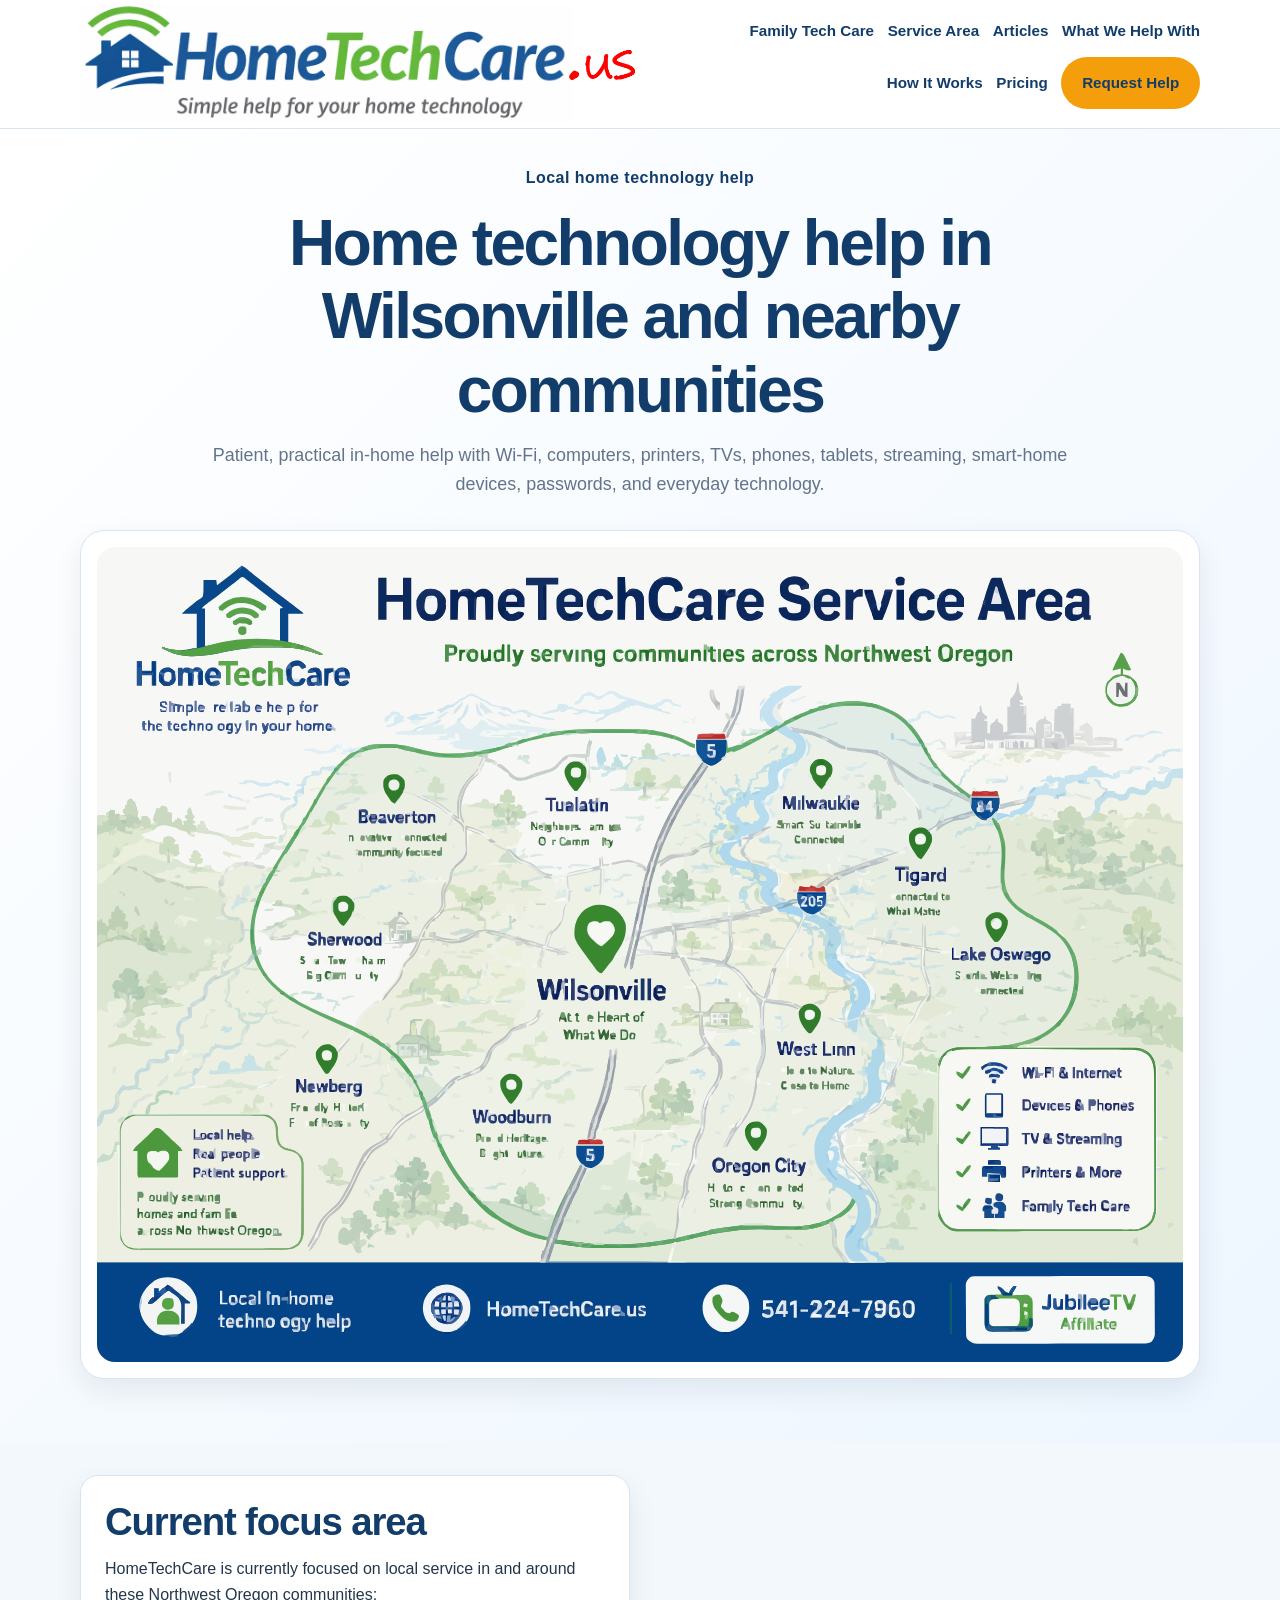
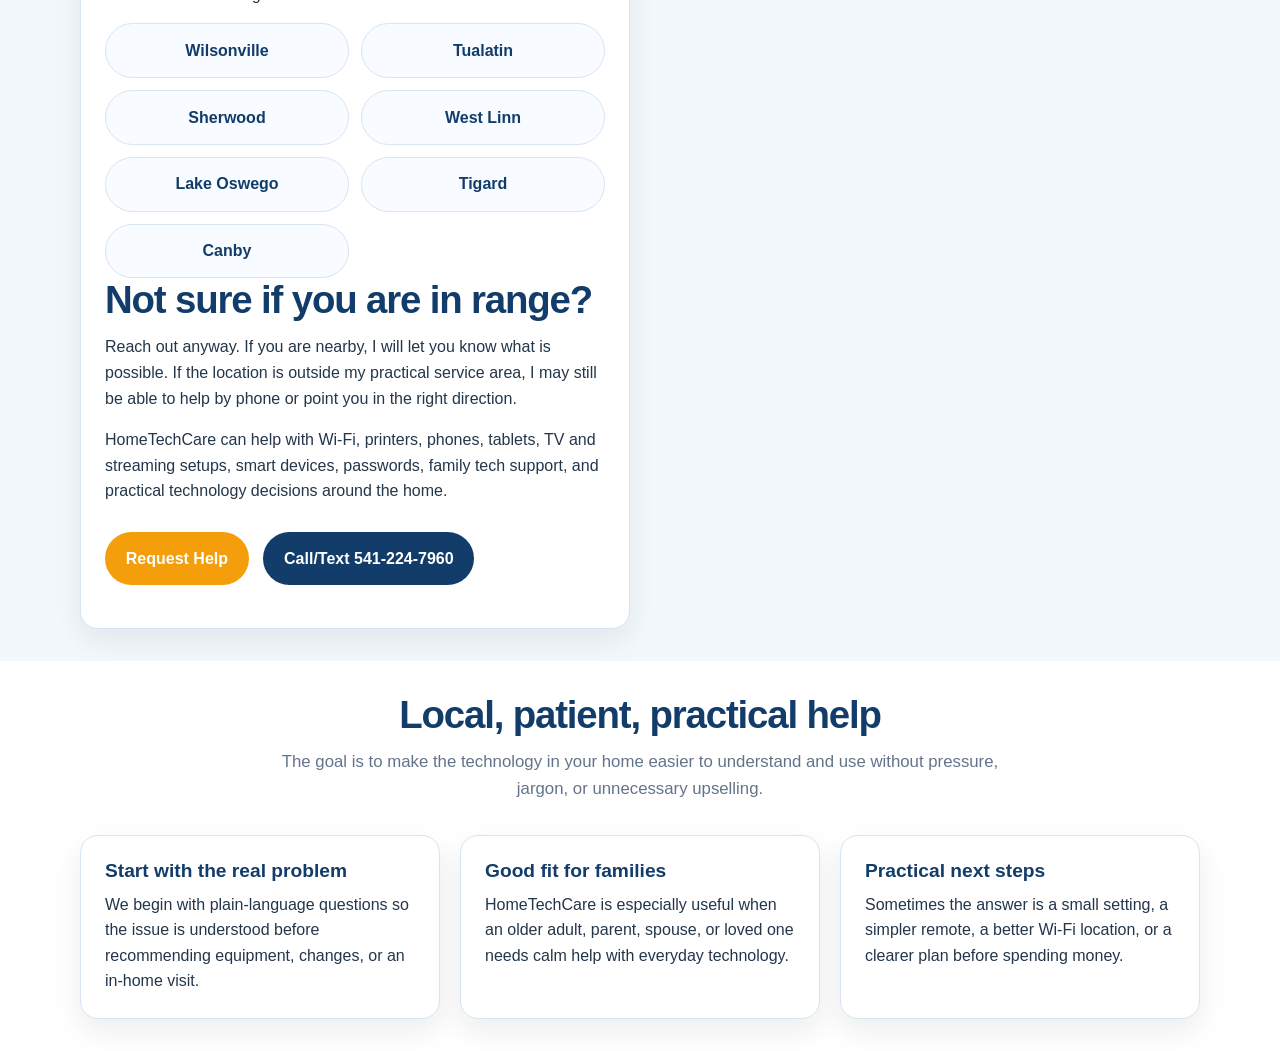
<file: service-area.html>
<!DOCTYPE html>
<html lang="en">
  <head>
    <meta charset="UTF-8" />
    <meta name="viewport" content="width=device-width, initial-scale=1.0" />
    <title>Wilsonville Home Technology Help | HomeTechCare Service Area</title>
    <link rel="stylesheet" href="style.css?v=sharp-logo-20261002" />
    <meta name="description" content="HomeTechCare provides patient, practical in-home technology help in Wilsonville, Tualatin, Sherwood, West Linn, Lake Oswego, Tigard, Canby, and nearby Northwest Oregon communities." />
    <style>
      .service-area-hero { padding: 2.25rem 0 4rem; background: linear-gradient(135deg, #ffffff 0%, #edf6ff 100%); }
      .service-area-intro { max-width: 860px; margin: 0 auto 2rem; text-align: center; }
      .service-area-intro h1 { margin-bottom: 0.85rem; }
      .service-area-intro p { font-size: 1.12rem; color: var(--muted); }
      .service-map-card { max-width: 1180px; margin: 0 auto; padding: 1rem; background: #ffffff; border: 1px solid var(--border); border-radius: 24px; box-shadow: var(--shadow); }
      .service-map-card img { width: 100%; height: auto; border-radius: 18px; }
      .service-area-grid { display: grid; grid-template-columns: 1fr 1fr; gap: 1.25rem; align-items: stretch; }
      .city-list { display: grid; grid-template-columns: repeat(2, minmax(0, 1fr)); gap: 0.75rem; margin-top: 1rem; }
      .city-pill { padding: 0.85rem 1rem; border: 1px solid var(--border); border-radius: 999px; background: #f8fbff; color: var(--blue); font-weight: 900; text-align: center; }
      .service-note { margin-top: 1.25rem; color: var(--muted); font-size: 0.95rem; }
      @media (max-width: 800px) { .service-area-grid, .city-list { grid-template-columns: 1fr; } .service-area-hero { padding-top: 1.5rem; } }
    </style>
  </head>
  <body>
    <header class="topbar">
      <div class="container topbar-inner">
        <a href="index.html#top" class="brand" aria-label="HomeTechCare home"><img src="HomeTechCare-site.svg?v=sharp-logo-20261002" alt="HomeTechCare.us" class="brand-logo" /></a>
        <nav class="nav" aria-label="Main navigation">
          <a href="index.html#family-tech-care">Family Tech Care</a>
          <a href="service-area.html">Service Area</a>
          <a href="https://jamesbernardwhite26-wrhqn.wordpress.com/">Articles</a>
          <a href="index.html#services">What We Help With</a>
          <a href="index.html#how-it-works">How It Works</a>
          <a href="index.html#pricing">Pricing</a>
          <a href="/tellme/" class="cta-button">Request Help</a>
        </nav>
      </div>
    </header>
    <main id="top">
      <section class="service-area-hero">
        <div class="container">
          <div class="service-area-intro">
  <div class="eyebrow">Local home technology help</div>
  <h1>Home technology help in Wilsonville and nearby communities</h1>
  <p>Patient, practical in-home help with Wi-Fi, computers, printers, TVs, phones, tablets, streaming, smart-home devices, passwords, and everyday technology.</p>
</div>
          <div class="service-map-card"><img src="service-area-map.svg" alt="HomeTechCare service area map showing Wilsonville, Tualatin, Sherwood, Canby, and Tigard" /></div>
        </div>
      </section>
      <section>
        <div class="container service-area-grid">
          <article class="card">
            <h2>Current focus area</h2>
            <p>HomeTechCare is currently focused on local service in and around these Northwest Oregon communities:</p>
            <div class="city-list" aria-label="HomeTechCare service cities"><div class="city-pill">Wilsonville</div><div class="city-pill">Tualatin</div><div class="city-pill">Sherwood</div><div class="city-pill">West Linn</div><div class="city-pill">Lake Oswego</div><div class="city-pill">Tigard</div><div class="city-pill">Canby</div></div>
            <h2>Not sure if you are in range?</h2>
            <p>Reach out anyway. If you are nearby, I will let you know what is possible. If the location is outside my practical service area, I may still be able to help by phone or point you in the right direction.</p>
            <p>HomeTechCare can help with Wi-Fi, printers, phones, tablets, TV and streaming setups, smart devices, passwords, family tech support, and practical technology decisions around the home.</p>
            <div class="hero-buttons"><a href="/tellme/" class="cta-button">Request Help</a><a href="tel:+15412247960" class="secondary-button">Call/Text 541-224-7960</a></div>
          </article>
        </div>
      </section>
      <section class="why-choose">
        <div class="container">
          <div class="section-heading"><h2>Local, patient, practical help</h2><p>The goal is to make the technology in your home easier to understand and use without pressure, jargon, or unnecessary upselling.</p></div>
          <div class="grid-3"><article class="card"><h3>Start with the real problem</h3><p>We begin with plain-language questions so the issue is understood before recommending equipment, changes, or an in-home visit.</p></article><article class="card"><h3>Good fit for families</h3><p>HomeTechCare is especially useful when an older adult, parent, spouse, or loved one needs calm help with everyday technology.</p></article><article class="card"><h3>Practical next steps</h3><p>Sometimes the answer is a small setting, a simpler remote, a better Wi-Fi location, or a clearer plan before spending money.</p></article></div>
        </div>
      </section>
    </main>
    <script src="script.js"></script>
  </body>
</html>
</file>
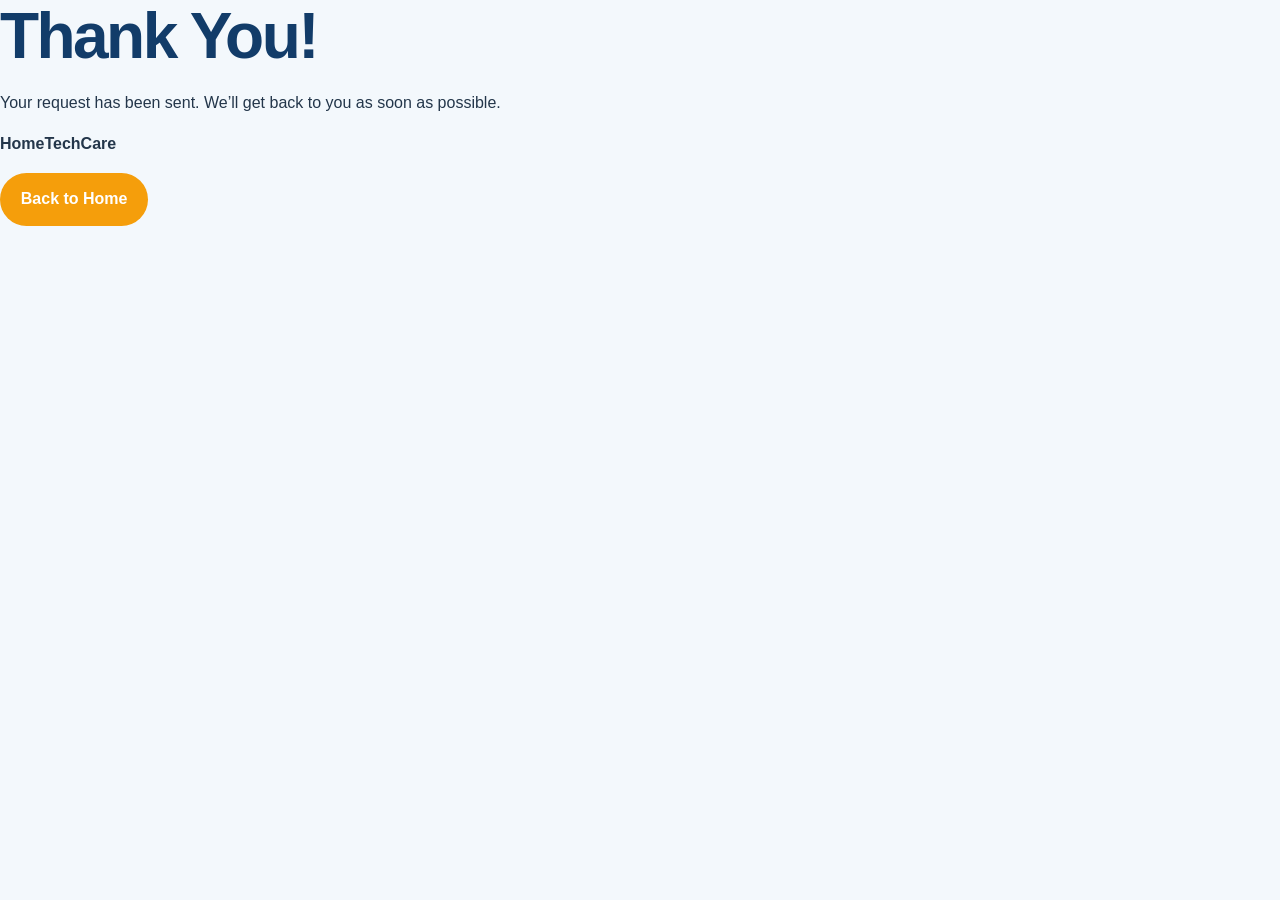
<file: thank-you.html>
<!DOCTYPE html>
<html lang="en">
<head>
  <meta charset="UTF-8" />
  <meta name="viewport" content="width=device-width, initial-scale=1.0" />
  <title>Thank You | HomeTechCare</title>
  <link rel="stylesheet" href="style.css" />
</head>
<body>
  <main class="thank-you-page">
    <div class="thank-you-card">
      <h1>Thank You!</h1>
      <p>Your request has been sent. We’ll get back to you as soon as possible.</p>
      <p><strong>HomeTechCare</strong></p>
      <a href="index.html" class="cta-button">Back to Home</a>
    </div>
  </main>
</body>
</html>
</file>
<file: style.css>
:root {
  --blue: #123c69;
  --blue-2: #0b2f55;
  --blue-light: #eaf3fb;
  --orange: #f59e0b;
  --white: #ffffff;
  --bg: #f3f8fc;
  --text: #23364a;
  --muted: #63748a;
  --border: #d8e4f0;
  --shadow: 0 12px 30px rgba(15, 23, 42, 0.08);
  --radius: 18px;
}

* {
  box-sizing: border-box;
}

html {
  scroll-behavior: smooth;
}

body {
  margin: 0;
  font-family: Arial, Helvetica, sans-serif;
  color: var(--text);
  background: var(--bg);
  line-height: 1.6;
}

img {
  max-width: 100%;
  display: block;
}

a {
  color: var(--blue);
}

.container {
  width: min(1120px, 92%);
  margin: 0 auto;
}

/* Header / Logo */
.topbar {
  position: sticky;
  top: 0;
  z-index: 50;
  background: rgba(255, 255, 255, 0.95);
  border-bottom: 1px solid var(--border);
  backdrop-filter: blur(10px);
}

.topbar-inner {
  min-height: 128px;
  display: flex;
  align-items: center;
  justify-content: space-between;
  gap: 1.25rem;
}

.brand {
  display: inline-flex;
  align-items: center;
  text-decoration: none;
  flex-shrink: 0;
}

.brand-logo {
  width: 560px;
  height: auto;
  max-width: none;
  max-height: none;
  object-fit: contain;
  flex-shrink: 0;
}

.nav {
  display: flex;
  align-items: center;
  justify-content: flex-end;
  gap: 0.85rem;
  flex-wrap: wrap;
  font-size: 0.95rem;
}

.nav a {
  text-decoration: none;
  color: var(--blue);
  font-weight: 700;
  white-space: nowrap;
}

.nav a:hover {
  color: var(--orange);
}

.anchor-target,
section[id],
main[id] {
  scroll-margin-top: 160px;
}

/* Hero */
.hero {
  padding: 1.25rem 0 1.5rem;
  background: linear-gradient(135deg, #ffffff 0%, #edf6ff 100%);
}

.hero-grid {
  display: grid;
  grid-template-columns: 1.15fr 0.85fr;
  gap: 3rem;
  align-items: start;
}

.eyebrow {
  display: inline-block;
  margin-bottom: 1rem;
  color: var(--blue);
  font-weight: 800;
  letter-spacing: 0.03em;
}

h1,
h2,
h3 {
  color: var(--blue);
  line-height: 1.15;
}

h1 {
  margin: 0 0 1rem;
  font-size: clamp(2.35rem, 5vw, 4rem);
  letter-spacing: -0.04em;
}

h2 {
  margin: 0 0 0.75rem;
  font-size: clamp(1.85rem, 3vw, 2.6rem);
  letter-spacing: -0.03em;
}

h3 {
  margin: 0 0 0.6rem;
  font-size: 1.2rem;
}

p {
  margin-top: 0;
}

.hero p {
  font-size: 1.12rem;
  max-width: 760px;
}

.hero-buttons {
  display: flex;
  gap: 0.9rem;
  flex-wrap: wrap;
  margin: 1.75rem 0 1.2rem;
}

.cta-button,
.secondary-button,
.form-button {
  display: inline-flex;
  align-items: center;
  justify-content: center;
  min-height: 48px;
  padding: 0.85rem 1.3rem;
  border-radius: 999px;
  border: 0;
  text-decoration: none;
  font-weight: 800;
  cursor: pointer;
}

.cta-button {
  background: var(--orange);
  color: #fff;
}

.secondary-button {
  background: var(--blue);
  color: #fff;
}

.cta-button:hover,
.secondary-button:hover {
  transform: translateY(-1px);
}

.hero-points {
  display: flex;
  flex-wrap: wrap;
  gap: 0.65rem 1rem;
  color: var(--blue-2);
  font-weight: 700;
}

.hero-card {
  background: #ffffff;
  border: 1px solid var(--border);
  border-radius: 26px;
  padding: 1.4rem;
  box-shadow: var(--shadow);
}

.mockup {
  background: linear-gradient(180deg, #f8fbff, #ffffff);
  border: 1px solid var(--border);
  border-radius: 20px;
  padding: 2rem;
}

.badge,
.plan-badge {
  display: inline-block;
  margin-bottom: 0.75rem;
  padding: 0.35rem 0.7rem;
  border-radius: 999px;
  background: var(--blue-light);
  color: var(--blue);
  font-weight: 800;
  font-size: 0.85rem;
}

.mini-list {
  display: grid;
  gap: 0.65rem;
  margin-top: 1rem;
}

.mini-item {
  padding: 0.75rem 0.85rem;
  background: #fff;
  border: 1px solid var(--border);
  border-radius: 12px;
  font-weight: 700;
}

/* Sections */
section {
  padding: 2rem 0;
}

.section-heading {
  max-width: 760px;
  margin: 0 auto 2rem;
  text-align: center;
}

.section-heading p {
  color: var(--muted);
  font-size: 1.05rem;
  margin-bottom: 0;
}

.services-grid,
.why-grid,
.steps-grid,
.grid-3,
.plans-grid {
  display: grid;
  gap: 1.25rem;
}

.services-grid {
  grid-template-columns: repeat(3, 1fr);
}

.why-grid {
  grid-template-columns: repeat(4, 1fr);
}

.steps-grid,
.grid-3,
.plans-grid {
  grid-template-columns: repeat(3, 1fr);
}

.card {
  background: #fff;
  border: 1px solid var(--border);
  border-radius: var(--radius);
  padding: 1.5rem;
  box-shadow: var(--shadow);
}

.card p:last-child,
.card ul:last-child {
  margin-bottom: 0;
}

.service-icon,
.step-number {
  width: 44px;
  height: 44px;
  display: flex;
  align-items: center;
  justify-content: center;
  margin-bottom: 1rem;
  border-radius: 14px;
  background: var(--blue-light);
  color: var(--blue);
  font-weight: 900;
}

.why-choose,
.family-section {
  background: #ffffff;
}

.plan {
  position: relative;
}

.plan.featured {
  border: 2px solid var(--orange);
}

.price {
  margin: 1rem 0;
  color: var(--blue);
  font-size: 2rem;
  font-weight: 900;
}

.price span {
  font-size: 0.95rem;
  color: var(--muted);
  font-weight: 700;
}

.plan ul {
  padding-left: 1.2rem;
}

.muted-box {
  margin-top: 1.25rem;
  padding: 1rem 1.2rem;
  border-radius: 14px;
  background: #fff7e8;
  border: 1px solid #f8d79b;
  color: #5f4300;
  font-weight: 700;
}

/* About Jay */
.about-card {
  margin-top: 1.5rem;
}

.about-jay-grid {
  display: grid;
  grid-template-columns: 210px 1fr;
  gap: 1.5rem;
  align-items: center;
}

.about-photo {
  width: 210px;
  height: 210px;
  object-fit: cover;
  border-radius: 22px;
  border: 1px solid var(--border);
  box-shadow: var(--shadow);
  background: #fff;
}



/* Articles / Knowledge Center */
.articles-section {
  background: #ffffff;
}

.articles-card {
  display: flex;
  align-items: center;
  justify-content: space-between;
  gap: 1.5rem;
}

.articles-card p {
  max-width: 760px;
}

.articles-actions {
  display: flex;
  gap: 0.85rem;
  flex-wrap: wrap;
  justify-content: flex-end;
  flex-shrink: 0;
}

/* Contact / Intake form */
.cta-band {
  display: flex;
  align-items: center;
  justify-content: space-between;
  gap: 1.5rem;
  margin-bottom: 1.5rem;
  padding: 2rem;
  border-radius: 22px;
  background: var(--blue);
  color: #fff;
  box-shadow: var(--shadow);
}

.cta-band h2,
.cta-band p {
  color: #fff;
  margin-bottom: 0.3rem;
}

.contact-form {
  margin-top: 1.5rem;
  background: #fff;
  border: 1px solid var(--border);
  border-radius: 22px;
  padding: 1.75rem;
  box-shadow: var(--shadow);
}

.form-grid {
  display: grid;
  grid-template-columns: repeat(2, 1fr);
  gap: 1rem;
}

label,
.checkbox-group-title {
  display: block;
  margin-bottom: 0.45rem;
  color: var(--blue-2);
  font-weight: 800;
}

input:not([type="checkbox"]):not([type="radio"]),
select,
textarea {
  width: 100%;
  min-height: 46px;
  padding: 0.8rem 0.9rem;
  border: 1px solid #cbd8e6;
  border-radius: 12px;
  background: #fff;
  color: var(--text);
  font: inherit;
}

textarea {
  min-height: 145px;
  resize: vertical;
}

/* Checkbox groups */
.check-grid,
.checkbox-grid {
  display: grid;
  grid-template-columns: repeat(3, minmax(0, 1fr));
  gap: 0.75rem;
  margin-top: 0.75rem;
}

.check-grid label,
.checkbox-grid label {
  display: flex;
  align-items: flex-start;
  justify-content: flex-start;
  gap: 0.65rem;
  margin: 0;
  padding: 0.85rem 1rem;
  border: 1px solid var(--border);
  border-radius: 12px;
  background: #f8fbff;
  color: var(--text);
  font-size: 0.95rem;
  font-weight: 700;
  line-height: 1.3;
  cursor: pointer;
}

.check-grid label:hover,
.checkbox-grid label:hover {
  background: #eef6ff;
  border-color: #8bb8e8;
}

/* Important: keep checkbox inputs from inheriting text-field styling */
input[type="checkbox"] {
  width: 16px;
  height: 16px;
  min-width: 16px;
  min-height: 16px;
  max-width: 16px;
  max-height: 16px;
  padding: 0;
  margin: 2px 0 0 0;
  flex: 0 0 16px;
  accent-color: #2563eb;
}

.check-grid span,
.checkbox-grid span {
  display: inline;
  flex: 1;
}

.check-grid input[type="checkbox"]:checked + span,
.checkbox-grid input[type="checkbox"]:checked + span {
  color: var(--blue);
  font-weight: 900;
}

.small-note {
  color: var(--muted);
  font-size: 0.9rem;
}

.form-actions {
  display: flex;
  align-items: center;
  gap: 1rem;
  flex-wrap: wrap;
  margin-top: 1.25rem;
}

.form-note {
  margin: 0;
}

.contact-list {
  display: grid;
  grid-template-columns: repeat(3, 1fr);
  gap: 1rem;
  margin-top: 1.5rem;
}

.contact-item {
  padding: 1rem;
  border-radius: 14px;
  background: #fff;
  border: 1px solid var(--border);
  box-shadow: 0 8px 22px rgba(15, 23, 42, 0.05);
}

/* Footer */
.footer {
  padding: 2rem 0;
  background: var(--blue-2);
  color: #fff;
}

.footer-top {
  display: flex;
  justify-content: space-between;
  gap: 1rem;
  flex-wrap: wrap;
}

/* Tablet */
@media (max-width: 980px) {
  .topbar-inner {
    min-height: auto;
    padding: 3rem 0;
    align-items: flex-start;
    flex-direction: column;
  }

  .brand-logo {
    width: min(520px, 100%);
    max-width: 100%;
  }

  .nav {
    justify-content: flex-start;
  }

  .hero-grid,
  .about-jay-grid {
    grid-template-columns: 1fr;
  }

  .why-grid,
  .services-grid,
  .steps-grid,
  .grid-3,
  .plans-grid {
    grid-template-columns: repeat(2, 1fr);
  }

  .contact-list {
    grid-template-columns: 1fr;
  }
}

/* Phone */
@media (max-width: 760px) {
  .topbar-inner,
  .cta-band,
  .articles-card,
  .footer-top {
    align-items: flex-start;
    flex-direction: column;
  }

  .brand-logo {
    width: 100%;
    max-width: 340px;
    height: auto;
    max-height: none;
    object-fit: contain;
  }

  .nav {
    gap: 0.75rem;
  }

  .hero {
     padding: 1.25rem 0 1.5rem;
  }

  section {
    padding: 1.5rem 0;
  .why-grid,
  .services-grid,
  .steps-grid,
  .grid-3,
  .plans-grid,
  .form-grid,
  .check-grid,
  .checkbox-grid {
    grid-template-columns: 1fr;
  }

  .hero-buttons,
  .articles-actions,
  .form-actions {
    flex-direction: column;
    align-items: stretch;
  }

  .cta-button,
  .secondary-button,
  .form-button {
    width: 100%;
  }

  .contact-form {
    padding: 1.25rem;
  }

  .about-photo {
    width: 220px;
    height: 220px;
  }
}


/* Site-only logo: original artwork and handwritten .us, composed without resampling. */
.brand-logo[src*="HomeTechCare-site.svg"] {
  height: auto;
  object-fit: contain;
}
</file>
